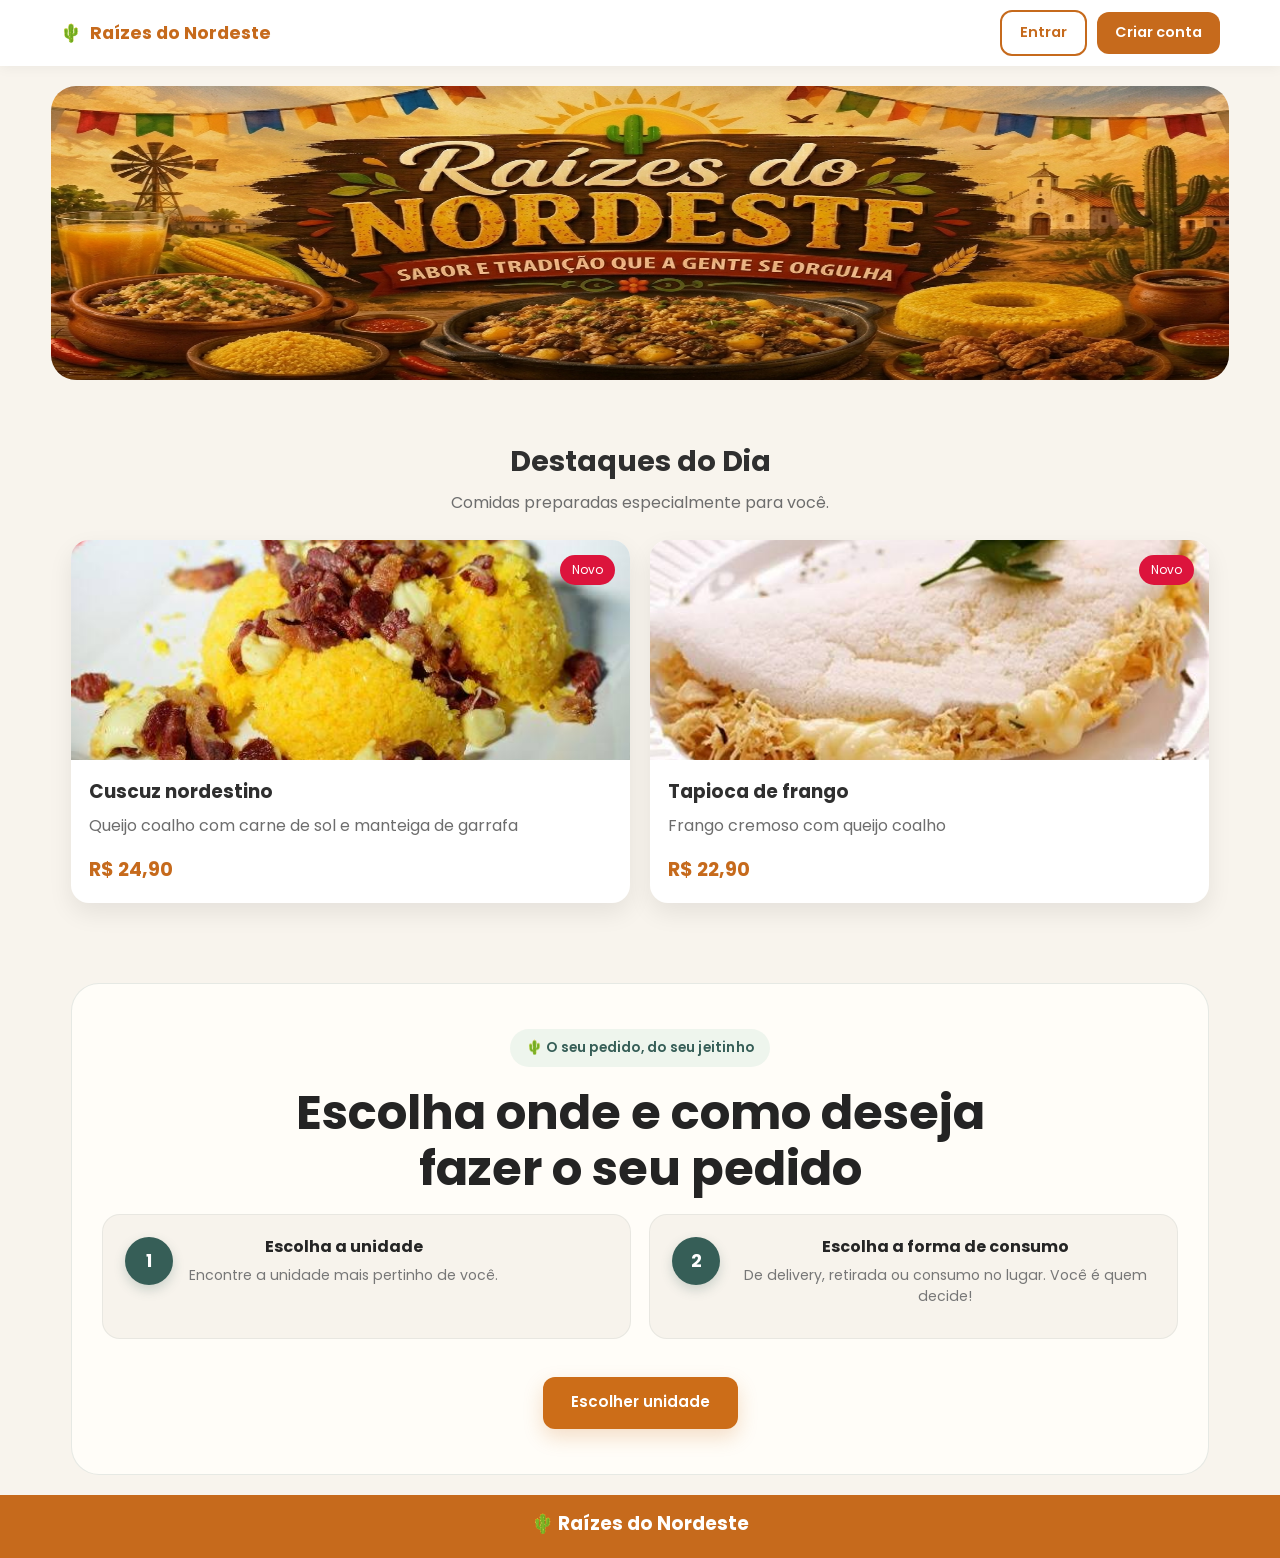
<file: index.html>
<!DOCTYPE html>
<html lang="pt-BR">

<head>
    <meta charset="UTF-8">
    <meta name="viewport" content="width=device-width, initial-scale=1.0">
    <title>Raízes do Nordeste</title>
    <link rel="preconnect" href="https://fonts.googleapis.com">
    <link rel="preconnect" href="https://fonts.gstatic.com" crossorigin>
    <link href="https://fonts.googleapis.com/css2?family=Poppins:wght@300;400;500;600;700&display=swap" rel="stylesheet">
    <link rel="stylesheet" href="css/style.css">
</head>

<body>
    <header class="header">
        <a href="index.html" class="logo-link">
            <div class="logo">
                🌵 <span>Raízes do Nordeste</span>
            </div>
        </a>

        <div class="usuario-area">
            <div id="usuarioDeslogado" class="usuario-deslogado">
                <a href="login.html" class="btn-login">Entrar</a>
                <a href="cadastro.html" class="btn-cadastro">Criar conta</a>
            </div>

            <div id="usuarioLogado" class="usuario-logado" style="display: none;">
                <button id="btnConta" class="conta-btn">
                    <div class="avatar">👤</div>

                    <div class="dados">
                        <small>Olá,</small>
                        <strong id="nomeUsuario">Cliente</strong>
                    </div>
                    <span>▼</span>
                </button>

                <div id="menuConta" class="menu-conta">
                    <a href="perfil.html">Meu Perfil</a>
                    <a href="#" id="sairConta">Sair</a>
                </div>
            </div>
        </div>
    </header>

    <main>
        <section class="hero">
            <div class="hero-content"></div>
        </section>

        <section class="promocoes">
            <div class="section-title">
                <h2>Destaques do Dia</h2>
                <p>Comidas preparadas especialmente para você.</p>
            </div>

            <div class="cards">
                <article class="promo-card">
                    <span class="badge">Novo</span>
                    <img src="assets/comidas/cuscuz.jpg" alt="Cuscuz Nordestino">
                    <h3>Cuscuz nordestino</h3>
                    <p>Queijo coalho com carne de sol e manteiga de garrafa</p>
                    <strong>R$ 24,90</strong>
                </article>

                <article class="promo-card">
                    <span class="badge">Novo</span>
                    <img src="assets/comidas/tapioca.jpg" alt="Tapioca Especial">
                    <h3>Tapioca de frango </h3>
                    <p>Frango cremoso com queijo coalho</p>
                    <strong>R$ 22,90</strong>
                </article>
            </div>
        </section>

        <section class="campanhas-home" id="campanhas-section">
            <div class="campanhas-home-titulo">
                <h2>Campanhas</h2>
            </div>

            <div class="campanhas-home-grid" id="campanhas-home-lista"></div>
        </section>

        <section class="escolha-pedido">
            <div class="escolha-pedido-conteudo">
                <span class="tag">🌵 O seu pedido, do seu jeitinho</span>
                <h2>Escolha onde e como deseja fazer o seu pedido</h2>
                <div class="etapas-pedido">
                    <div class="etapa-pedido">
                        <span>1</span>
                        <div>
                            <strong>Escolha a unidade</strong>
                            <small>Encontre a unidade mais pertinho de você.</small>
                        </div>
                    </div>

                    <div class="etapa-pedido">
                        <span>2</span>
                        <div>
                            <strong>Escolha a forma de consumo</strong>
                            <small>De delivery, retirada ou consumo no lugar. Você é quem decide!</small>
                        </div>
                    </div>
                </div>
                <a href="unidades.html" class="btn-primary">Escolher unidade</a>
            </div>
        </section>
    </main>
    <footer>
        <h3>🌵 Raízes do Nordeste</h3>
    </footer>
    <script src="js/app.js"></script>
</body>

</html>
</file>
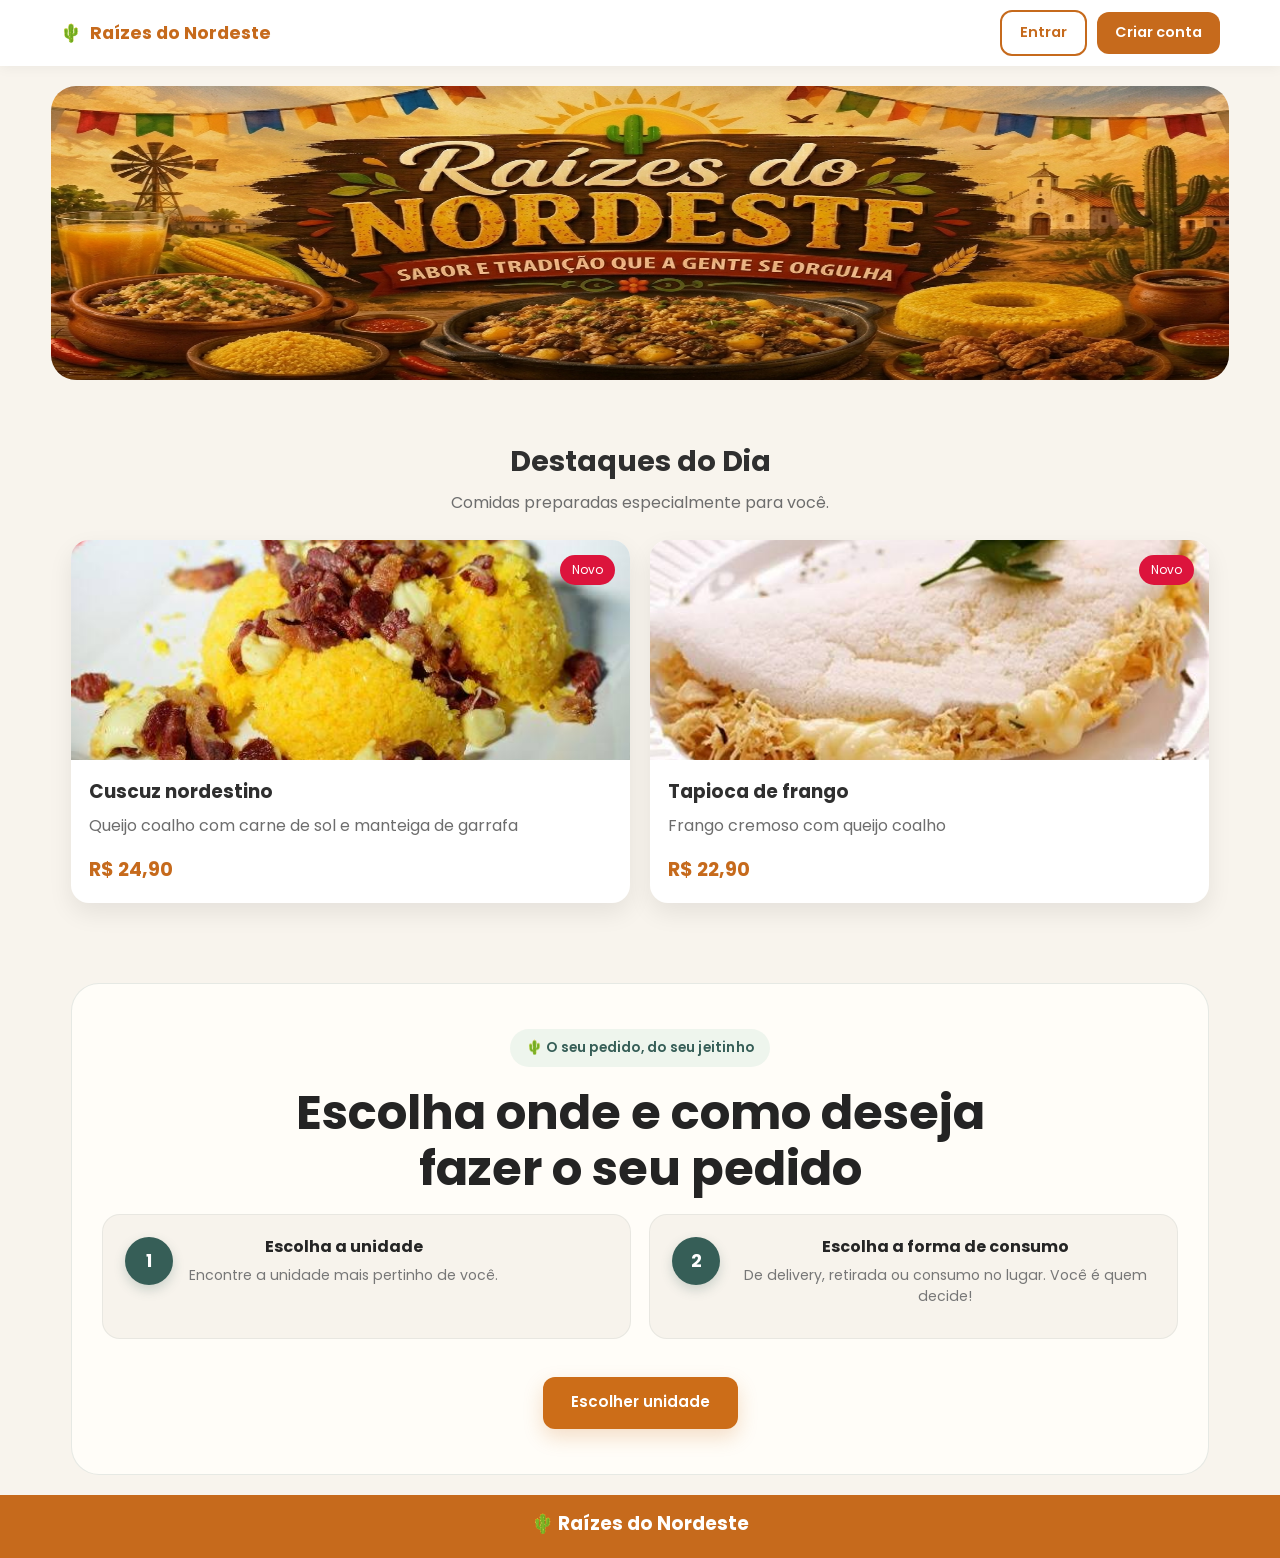
<file: acompanhamento.html>
<!DOCTYPE html>
<html lang="pt-BR">

<head>
  <meta charset="UTF-8">
  <meta name="viewport" content="width=device-width, initial-scale=1.0">
  <title>Acompanhar Pedido | Raízes do Nordeste</title>
  <link rel="preconnect" href="https://fonts.googleapis.com">
  <link rel="preconnect" href="https://fonts.gstatic.com" crossorigin>
  <link href="https://fonts.googleapis.com/css2?family=Poppins:wght@300;400;500;600;700&display=swap" rel="stylesheet">
  <link rel="stylesheet" href="css/style.css">
  <link rel="stylesheet" href="css/acompanhamento.css">
</head>

<body>
  <header class="acom-header">
    <a href="index.html">←</a>
    <div>
      <h1>Acompanhar Pedido</h1>
      <p id="numeroPedido">Pedido #000000</p>
    </div>
  </header>

  <main class="acom-container">
    <section class="status-card">
      <div class="status-icon">📦</div>

      <div>
        <h2 id="statusAtual">Recebido</h2>
        <p id="tempoEstimado">Tempo estimado: 25 minutos</p>
      </div>
    </section>

    <section class="timeline">
      <h2>Status do Pedido</h2>
      <div class="linha-tempo">
        <div class="etapa ativa" id="etapa1">
          <div class="circulo"></div>
          <span>Recebido</span>
        </div>

        <div class="etapa" id="etapa2">
          <div class="circulo"></div>
          <span>Em preparo</span>
        </div>

        <div class="etapa" id="etapa3">
          <div class="circulo"></div>
          <span>Pronto</span>
        </div>

        <div class="etapa" id="etapa4">
          <div class="circulo"></div>
          <span>Finalizado</span>
        </div>
      </div>
    </section>

    <section class="resumo-pedido">
      <h2>Resumo do Pedido</h2>
      <div id="listaItens"></div>
    </section>

    <section class="informacoes">
      <h2>Informações</h2>
      <div class="info-item">
        <span>Forma de consumo</span>
        <strong id="tipoConsumo"></strong>
      </div>

      <div class="info-item">
        <span>Pagamento</span>
        <strong id="formaPagamento"></strong>
      </div>

      <div class="info-item">
        <span>Total</span>
        <strong id="valorPedido"></strong>
      </div>
    </section>

    <section class="avaliacao" id="avaliacao" style="display:none;">
      <h2>Como foi a sua experiência?</h2>
      <div class="estrelas">
        <button data-nota="1">⭐</button>
        <button data-nota="2">⭐</button>
        <button data-nota="3">⭐</button>
        <button data-nota="4">⭐</button>
        <button data-nota="5">⭐</button>
      </div>

      <textarea id="comentario" placeholder="Conte para a gente como foi o seu atendimento..."></textarea>

      <button id="enviarAvaliacao" class="btn-primary">
        Enviar
      </button>
    </section>
  </main>

  <script src="js/acompanhamento.js"></script>

</body>

</html>
</file>
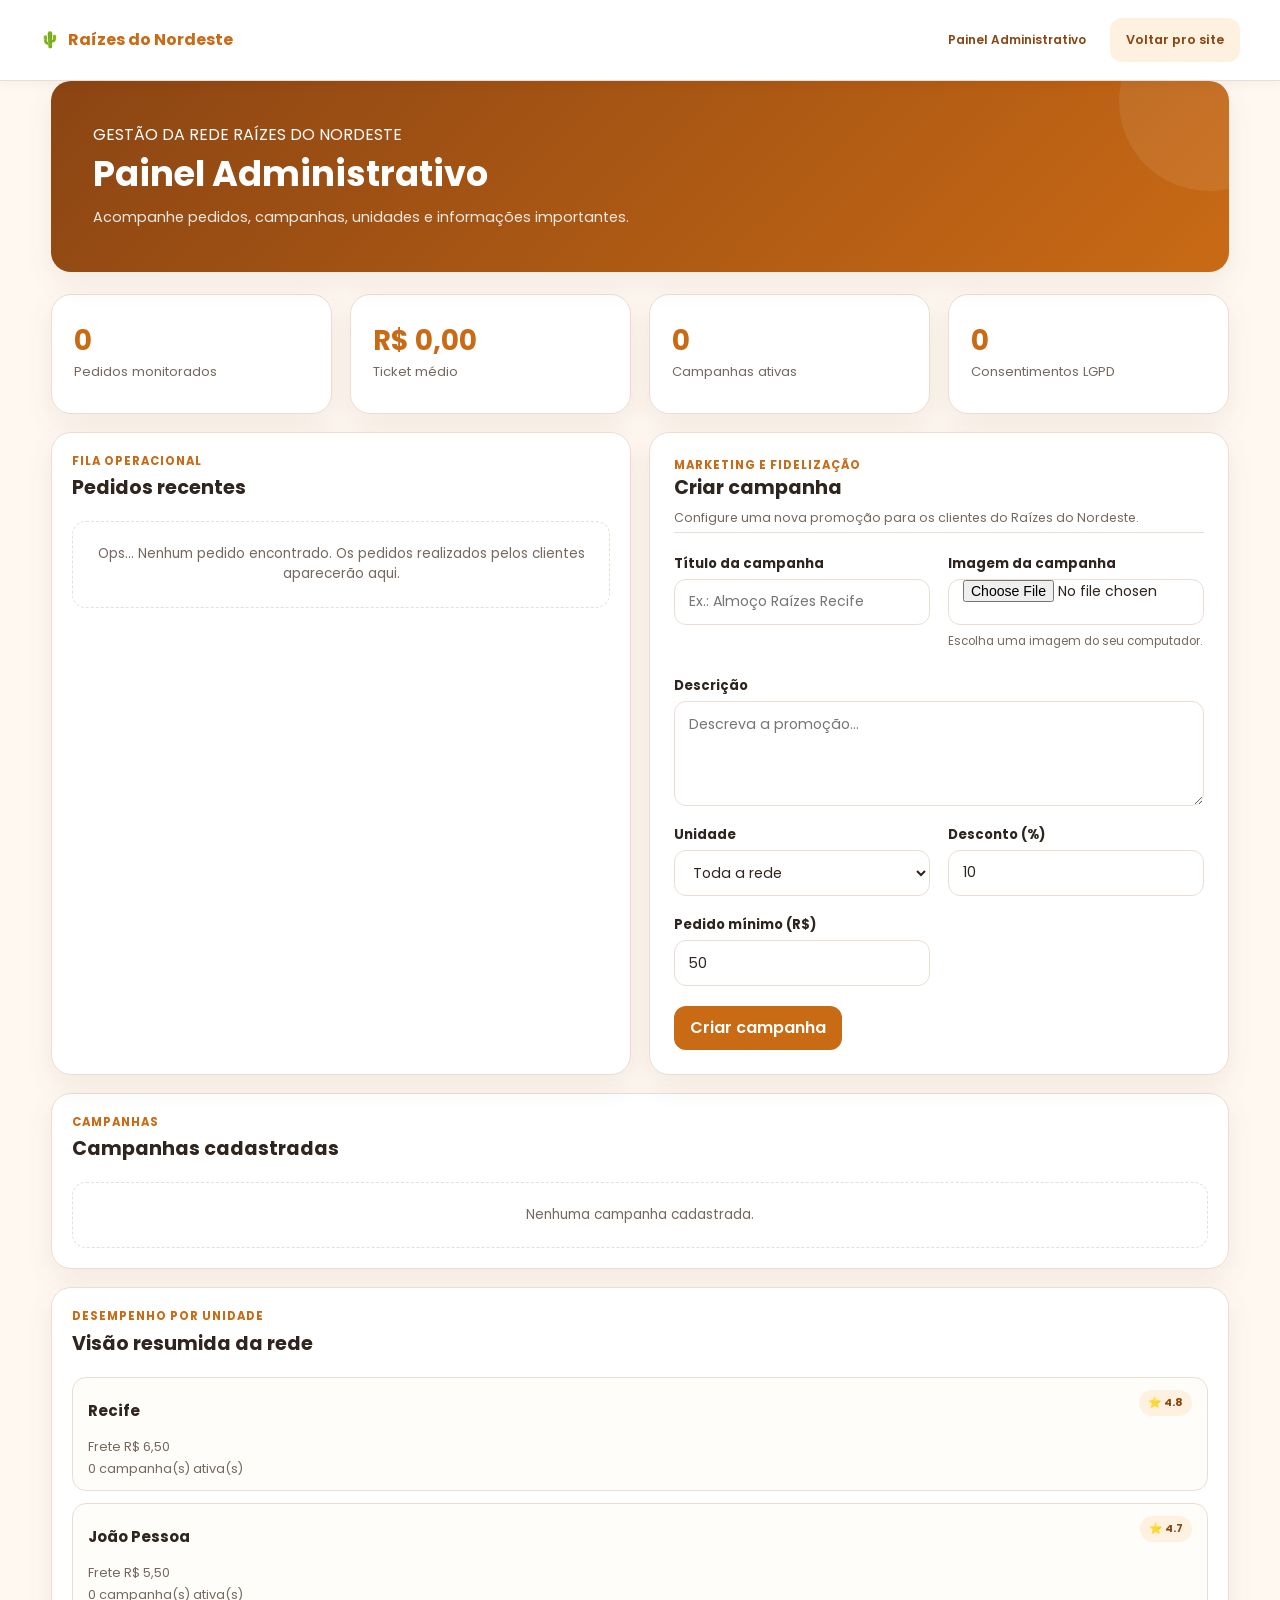
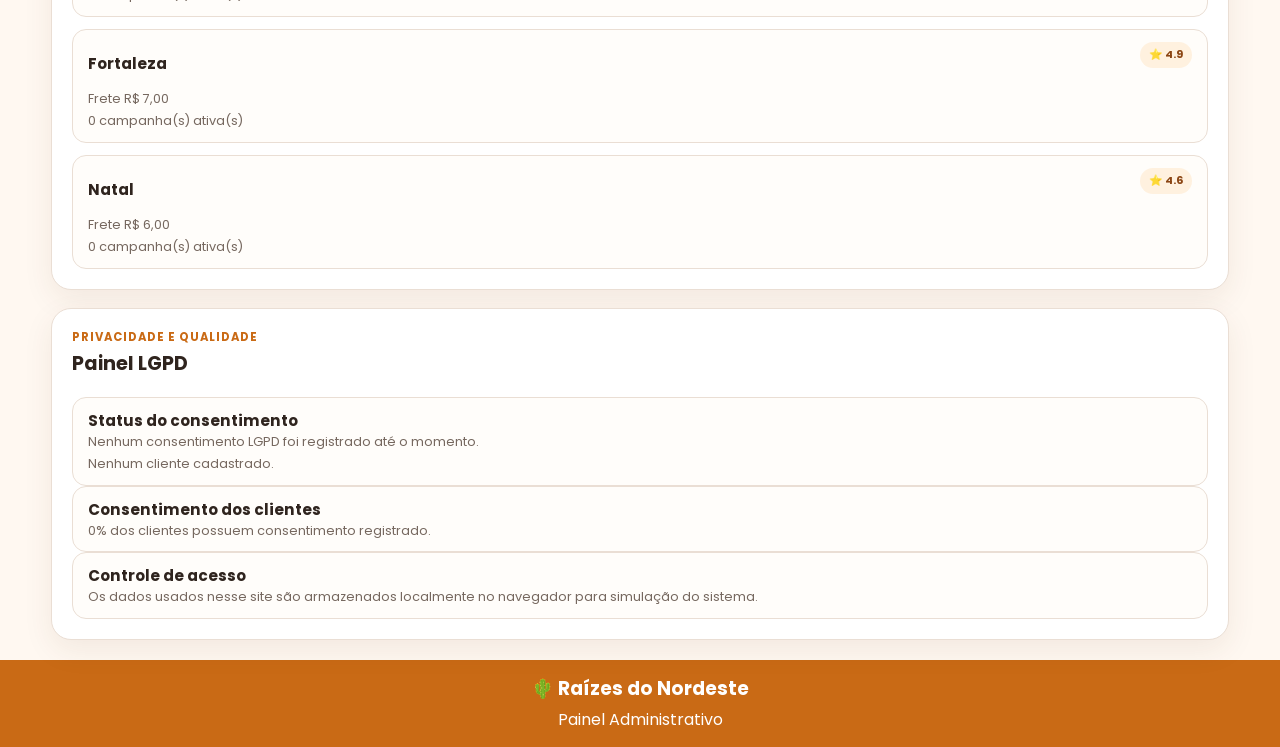
<file: admin.html>
<!DOCTYPE html>
<html lang="pt-BR">

<head>
  <meta charset="UTF-8">
  <meta name="viewport" content="width=device-width, initial-scale=1.0">
  <title>Painel Administrativo | Raízes do Nordeste</title>
  <link rel="preconnect" href="https://fonts.googleapis.com">
  <link rel="preconnect" href="https://fonts.gstatic.com" crossorigin>
  <link href="https://fonts.googleapis.com/css2?family=Poppins:wght@300;400;500;600;700&display=swap" rel="stylesheet">
  <link rel="stylesheet" href="css/style.css">
  <link rel="stylesheet" href="css/admin.css">
</head>

<body>
  <header class="header admin-header">
    <a href="index.html" class="admin-logo">
      🌵 <span>Raízes do Nordeste</span>
    </a>

    <div class="admin-header-actions">
      <span class="admin-badge">Painel Administrativo</span>

      <a href="index.html" class="button button-secondary">
        Voltar pro site
      </a>
    </div>
  </header>

  <main class="admin-main">
    <section class="admin-hero">
      <div>
        <span class="admin-kicker">
          GESTÃO DA REDE RAÍZES DO NORDESTE
        </span>

        <h1>
          Painel Administrativo
        </h1>

        <p>
          Acompanhe pedidos, campanhas, unidades e informações importantes.
        </p>
      </div>
    </section>

    <section id="admin-stats" class="grid grid-four"></section>

    <section class="grid grid-two">
      <article id="admin-orders" class="panel"></article>
      <form id="campaign-form" class="panel form-grid">
        <div class="form-heading">
          <p class="eyebrow">
            Marketing e fidelização
          </p>

          <h2 id="campaign-form-title">
            Criar campanha
          </h2>

          <p>
            Configure uma nova promoção para os clientes
            do Raízes do Nordeste.
          </p>
        </div>

        <div class="form-group campo-titulo">
          <label for="campaign-title">
            Título da campanha
          </label>
          <input type="text" id="campaign-title" name="title" placeholder="Ex.: Almoço Raízes Recife" required>
        </div>

        <div class="form-group campo-imagem">
          <label for="campaign-image">
            Imagem da campanha
          </label>

          <input type="file" id="campaign-image" name="imageFile" accept="image/*">
          <input type="hidden" id="campaign-image-value" name="image">

          <small>Escolha uma imagem do seu computador.</small>

          <div id="campaignImagePreview" class="campaign-image-preview-form"></div>
        </div>

        <div class="form-group campo-descricao">
          <label for="campaign-description">
            Descrição
          </label>

          <textarea id="campaign-description" name="description" placeholder="Descreva a promoção..." required></textarea>
        </div>

        <div class="form-group campo-unidade">
          <label for="campaign-unit">
            Unidade
          </label>

          <select id="campaign-unit" name="unitId">
            <option value="all">
              Toda a rede
            </option>
          </select>
        </div>

        <div class="form-group campo-desconto">
          <label for="campaign-discount">
            Desconto (%)
          </label>
          <input type="number" id="campaign-discount" name="discountRate" min="0" max="100" step="1" value="10" required>
        </div>

        <div class="form-group campo-minimo">
          <label for="campaign-minimum">
            Pedido mínimo (R$)
          </label>
          <input type="number" id="campaign-minimum" name="minimumOrder" min="0" step="0.01" value="50" required>
        </div>

        <div class="campo-botao">
          <button type="submit" id="campaignSubmit" class="button button-primary">
            Criar campanha
          </button>

          <button type="button" id="campaignCancel" class="button button-secondary" style="display: none;">
            Cancelar
          </button>
        </div>
      </form>
    </section>

    <section id="campaign-list" class="panel campaign-list-panel"></section>

    <section class="admin-column">
      <aside id="admin-units" class="panel"></aside>
      <article id="privacy-panel" class="panel"></article>
    </section>
  </main>
  <footer>
    <h3>
      🌵 Raízes do Nordeste
    </h3>

    <p>
      Painel Administrativo
    </p>

  </footer>

  <script src="js/mockData.js"></script>
  <script src="js/app.js"></script>
  <script src="js/admin.js"></script>
</body>

</html>
</file>
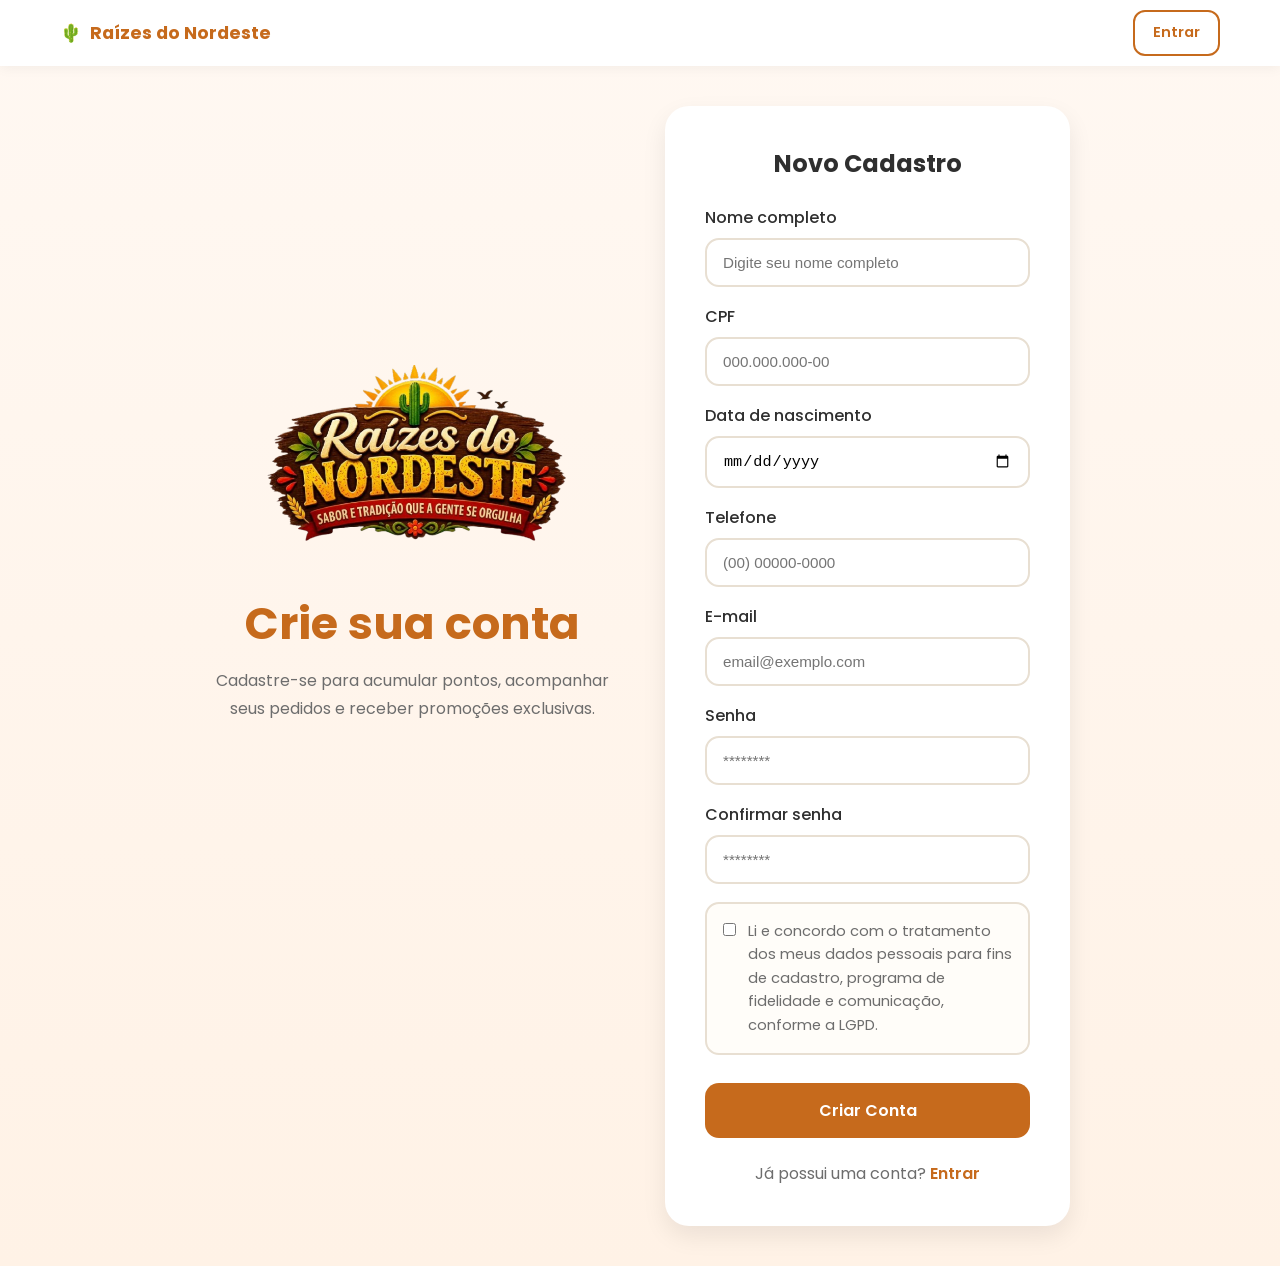
<file: cadastro.html>
<!DOCTYPE html>
<html lang="pt-BR">

<head>
  <meta charset="UTF-8">
  <meta name="viewport" content="width=device-width, initial-scale=1.0">
  <title>Criar Conta | Raízes do Nordeste</title>
  <link rel="preconnect" href="https://fonts.googleapis.com">
  <link rel="preconnect" href="https://fonts.gstatic.com" crossorigin>
  <link href="https://fonts.googleapis.com/css2?family=Poppins:wght@300;400;500;600;700&display=swap" rel="stylesheet">
  <link rel="stylesheet" href="css/style.css">
  <link rel="stylesheet" href="css/cadastro.css">
</head>

<body>
  <header class="header">
    <a href="index.html" class="logo-link">
      <div class="logo">
        🌵 <span>Raízes do Nordeste</span>
      </div>
    </a>

    <div class="usuario-area">
      <div class="usuario-deslogado">
        <a href="login.html" class="btn-login">Entrar</a>
      </div>
    </div>
  </header>

  <div class="cadastro-container">
    <div class="cadastro-banner">
      <img src="assets/logo.jpg" alt="Raízes do Nordeste">
      <h1>Crie sua conta</h1>
      <p>
        Cadastre-se para acumular pontos, acompanhar seus pedidos e receber promoções exclusivas.
      </p>
    </div>

    <div class="cadastro-card">
      <h2>Novo Cadastro</h2>
      <form id="formCadastro">
        <div class="form-group">
          <label for="nome">Nome completo</label>
          <input type="text" id="nome" placeholder="Digite seu nome completo" required>
        </div>

        <div class="form-group">
          <label for="cpf">CPF</label>
          <input type="text" id="cpf" maxlength="14" placeholder="000.000.000-00" required>
        </div>

        <div class="form-group">
          <label for="nascimento">Data de nascimento</label>
          <input type="date" id="nascimento" required>
        </div>

        <div class="form-group">
          <label for="telefone">Telefone</label>
          <input type="tel" id="telefone" maxlength="15" placeholder="(00) 00000-0000" required>
        </div>

        <div class="form-group">
          <label for="email">E-mail</label>
          <input type="email" id="email" placeholder="email@exemplo.com" required>
        </div>

        <div class="form-group">
          <label for="senha">Senha</label>
          <input type="password" id="senha" placeholder="********" required>
        </div>

        <div class="form-group">
          <label for="confirmarSenha">Confirmar senha</label>
          <input type="password" id="confirmarSenha" placeholder="********" required>
        </div>

        <label class="lgpd">
          <input type="checkbox" id="aceiteLgpd" required>
          <span>
            Li e concordo com o tratamento dos meus dados pessoais para fins de cadastro, programa de fidelidade e comunicação, conforme a LGPD.
          </span>
        </label>

        <button type="submit" class="btn-primary">
          Criar Conta
        </button>
      </form>
      <p class="login-link">
        Já possui uma conta?
        <a href="login.html">Entrar</a>
      </p>
    </div>
  </div>

  <script src="js/cadastro.js"></script>
</body>

</html>
</file>
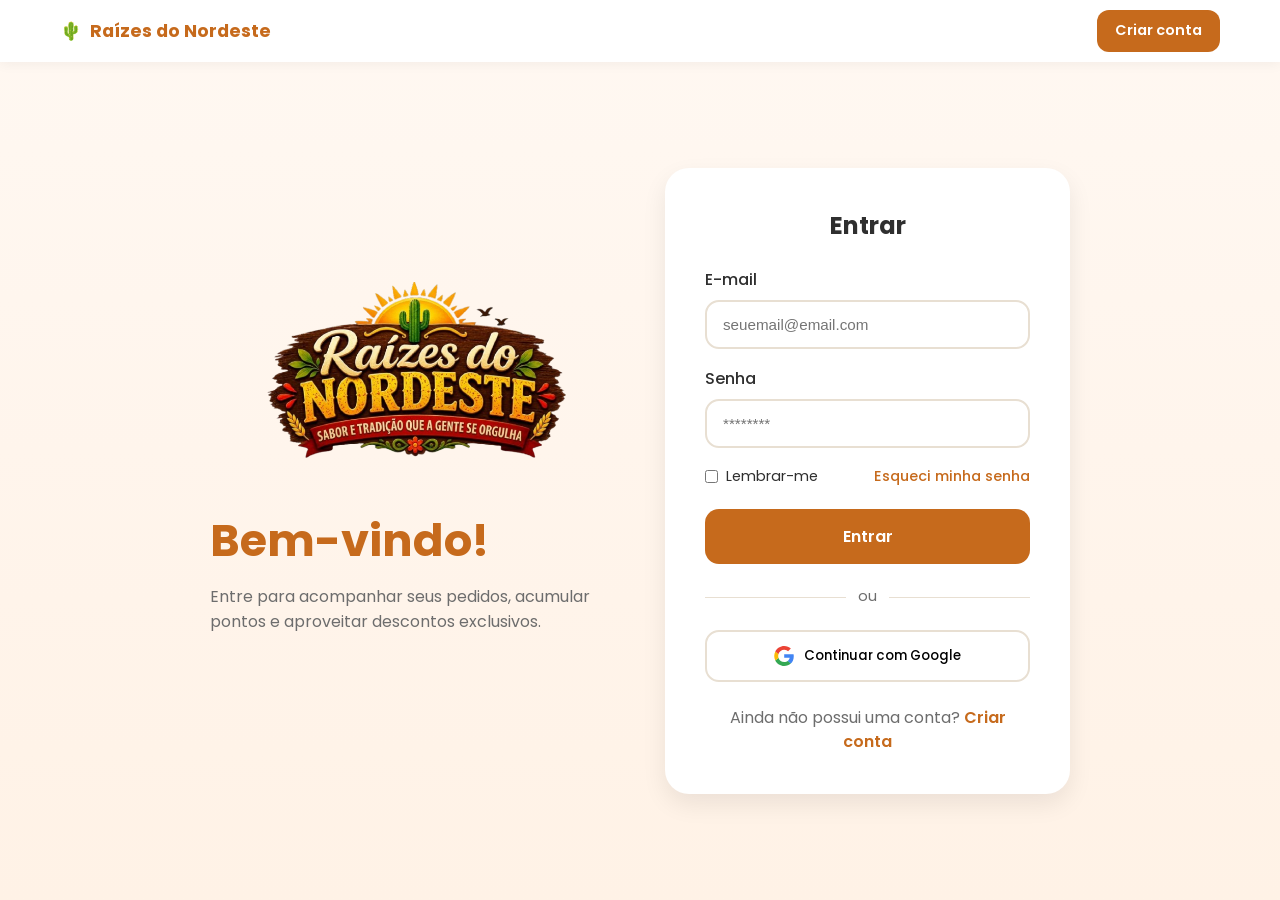
<file: login.html>
<!DOCTYPE html>
<html lang="pt-BR">

<head>
  <meta charset="UTF-8">
  <meta name="viewport" content="width=device-width, initial-scale=1.0">
  <title>Entrar | Raízes do Nordeste</title>
  <link rel="preconnect" href="https://fonts.googleapis.com">
  <link rel="preconnect" href="https://fonts.gstatic.com" crossorigin>
  <link href="https://fonts.googleapis.com/css2?family=Poppins:wght@300;400;500;600;700&display=swap" rel="stylesheet">
  <link rel="stylesheet" href="css/style.css">
  <link rel="stylesheet" href="css/login.css">
</head>

<body>
  <header class="header">
    <a href="index.html" class="logo-link">
      <div class="logo">
        🌵 <span>Raízes do Nordeste</span>
      </div>
    </a>

    <div class="usuario-area">
      <div class="usuario-deslogado">
        <a href="cadastro.html" class="btn-cadastro">Criar conta</a>
      </div>
    </div>
  </header>

  <div class="login-container">
    <div class="login-banner">
      <img src="assets/logo.jpg" alt="Raízes do Nordeste">
      <h1>Bem-vindo!</h1>
      <p>Entre para acompanhar seus pedidos, acumular pontos e aproveitar descontos exclusivos.</p>
    </div>

    <div class="login-card">
      <h2>Entrar</h2>
      <form id="formLogin">
        <div class="form-group">
          <label for="email">E-mail</label>
          <input type="email" id="email" placeholder="seuemail@email.com" required>
        </div>

        <div class="form-group">
          <label for="senha">Senha</label>
          <input type="password" id="senha" placeholder="********" required>
        </div>

        <div class="login-opcoes">
          <label class="lembrar">
            <input type="checkbox" id="lembrar">
            Lembrar-me
          </label>
          <a href="#">Esqueci minha senha</a>
        </div>

        <button type="submit" class="btn-primary">
          Entrar
        </button>
      </form>

      <div class="login-divisor">
        <span>ou</span>
      </div>

      <button class="btn-google">
        <img src="assets/icons/google.svg" alt="Google">
        Continuar com Google
      </button>

      <p class="cadastro-link">
        Ainda não possui uma conta?
        <a href="cadastro.html">Criar conta</a>
      </p>
    </div>
  </div>
  <script src="js/login.js"></script>
</body>

</html>
</file>
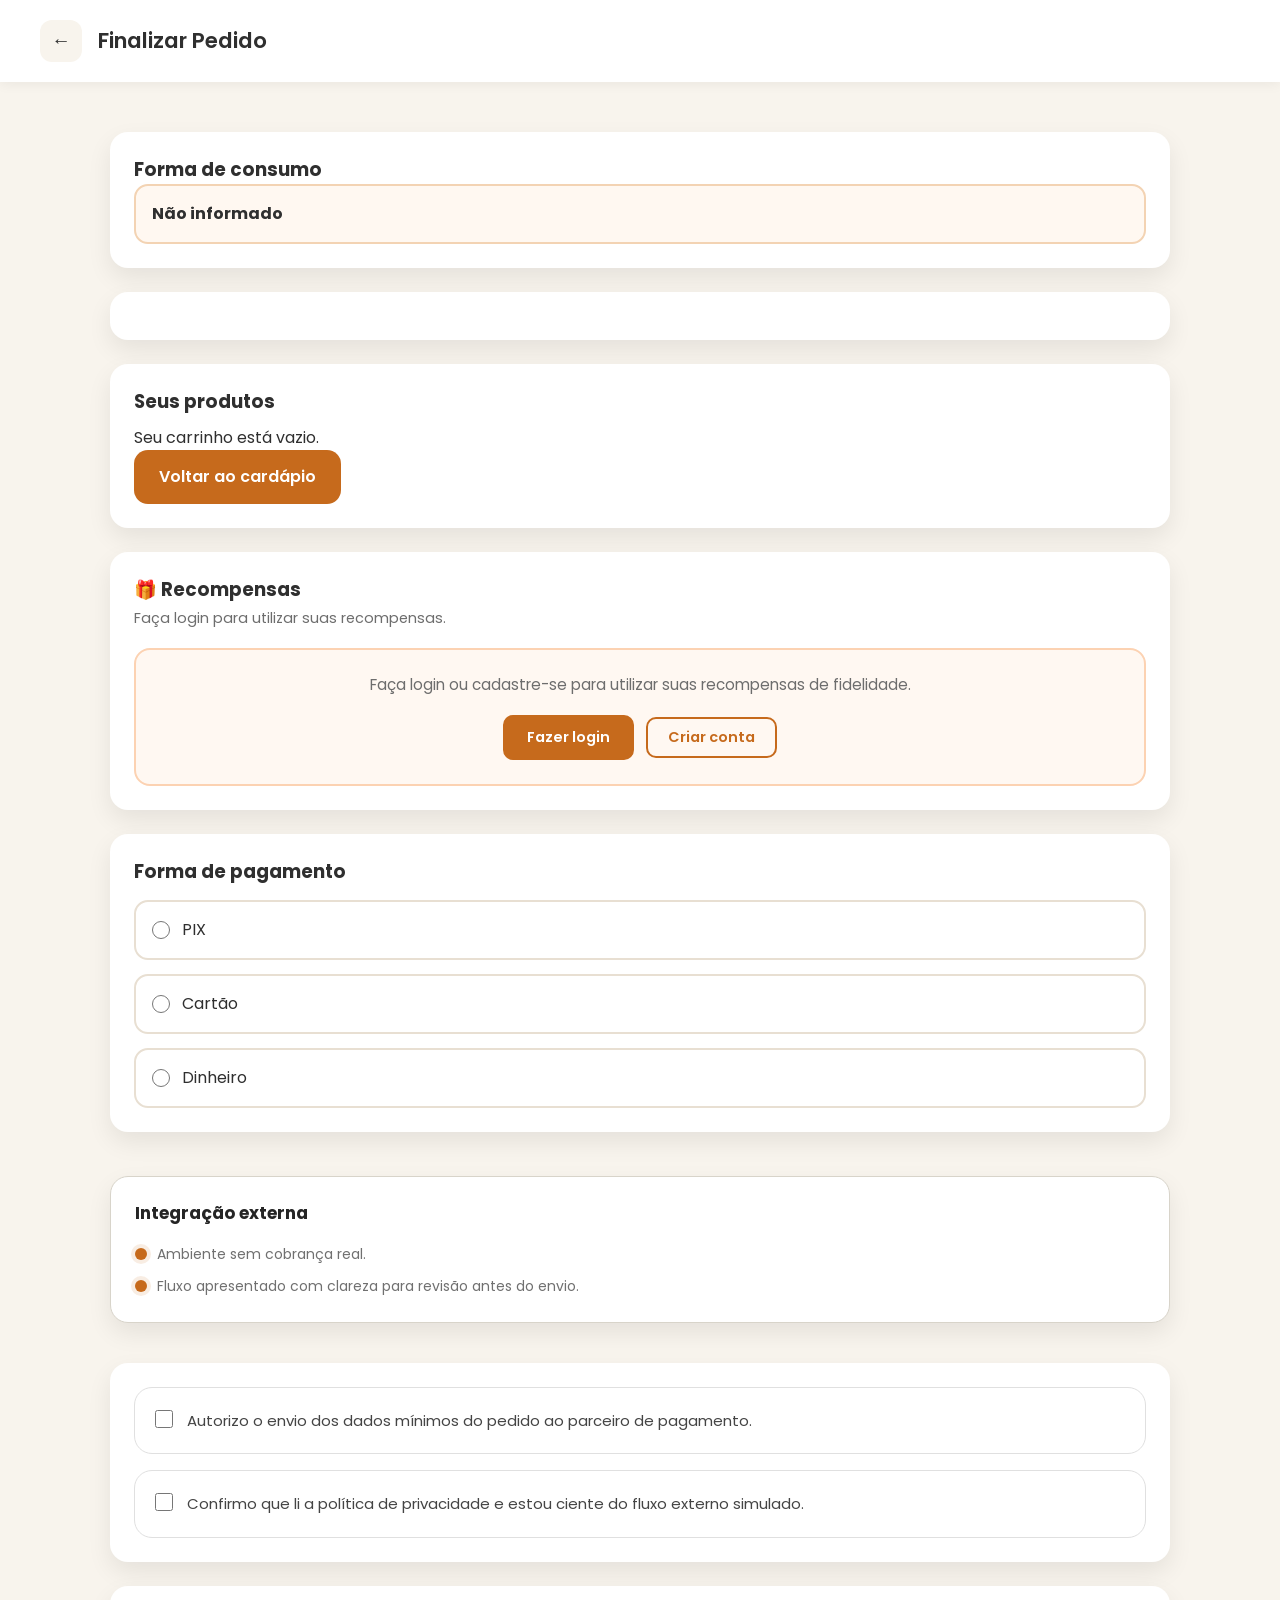
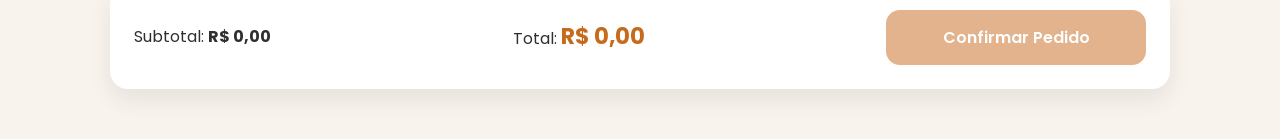
<file: pedido.html>
<!DOCTYPE html>
<html lang="pt-BR">

<head>
  <meta charset="UTF-8">
  <meta name="viewport" content="width=device-width, initial-scale=1.0">

  <title>Finalizar Pedido | Raízes do Nordeste</title>

  <link rel="preconnect" href="https://fonts.googleapis.com">
  <link rel="preconnect" href="https://fonts.gstatic.com" crossorigin>
  <link href="https://fonts.googleapis.com/css2?family=Poppins:wght@300;400;500;600;700&display=swap" rel="stylesheet">

  <link rel="stylesheet" href="css/style.css">
  <link rel="stylesheet" href="css/pedido.css">
</head>

<body>

  <header class="pedido-header">
    <a href="cardapio.html">←</a>
    <h1>Finalizar Pedido</h1>
  </header>

  <main class="pedido-container">

    <section class="tipo-entrega">
      <h2>Forma de consumo</h2>
      <div id="resumoTipo"></div>
    </section>

    <section id="dadosConsumo" class="dados"></section>

    <section class="resumo">
      <h3>Seus produtos</h3>
      <div id="listaPedido"></div>
    </section>

    <section class="recompensas-pedido">
      <div class="recompensas-titulo">
        <div>
          <h2>🎁 Recompensas</h2>
          <p id="resumoFidelidade">Carregando seus pontos...</p>

          <p id="pontosGanharDestePedido" style="margin-top: 6px; font-weight: 600; color: var(--primary);">
            ⭐ Você ganhará 0 pontos com este pedido!
          </p>
        </div>
      </div>

      <div id="listaRecompensas"></div>
    </section>

    <section class="pagamento">
      <h2>Forma de pagamento</h2>

      <label>
        <input type="radio" name="pagamento" value="pix">
        PIX
      </label>

      <label>
        <input type="radio" name="pagamento" value="cartao">
        Cartão
      </label>

      <label>
        <input type="radio" name="pagamento" value="dinheiro">
        Dinheiro
      </label>
    </section>

    <section class="integracao-pagamento">
      <div class="integracao-conteudo">
        <h3>Integração externa</h3>

        <div class="integracao-info">
          <div class="integracao-item">
            <span class="integracao-bolinha"></span>
            <span>Ambiente sem cobrança real.</span>
          </div>

          <div class="integracao-item">
            <span class="integracao-bolinha"></span>
            <span>Fluxo apresentado com clareza para revisão antes do envio.</span>
          </div>
        </div>
      </div>
    </section>

    <section class="autorizacoes-pagamento">
      <label class="checkbox-pagamento">
        <input type="checkbox" id="autorizaEnvioPagamento">
        <span>
          Autorizo o envio dos dados mínimos do pedido ao parceiro de pagamento.
        </span>
      </label>

      <label class="checkbox-pagamento">
        <input type="checkbox" id="confirmaPrivacidadePagamento">
        <span>
          Confirmo que li a política de privacidade e estou ciente do fluxo externo simulado.
        </span>
      </label>
    </section>

    <section class="total">
      <div>
        <span>Total:</span>
        <strong id="valorTotal">R$ 0,00</strong>
      </div>

      <button id="finalizarPedido" class="btn-primary">
        Confirmar Pedido
      </button>
    </section>
  </main>

  <div id="pagamentoModal" class="modal-pagamento">
    <div class="pagamento-box">
      <h2>Processando pagamento</h2>
      <div class="loader"></div>
      <p id="statusPagamento">Enviando o pagamento para serviço externo...</p>
    </div>
  </div>
  <script src="js/servicoPagamento.js"></script>
  <script src="js/pedido.js"></script>
</body>

</html>
</file>
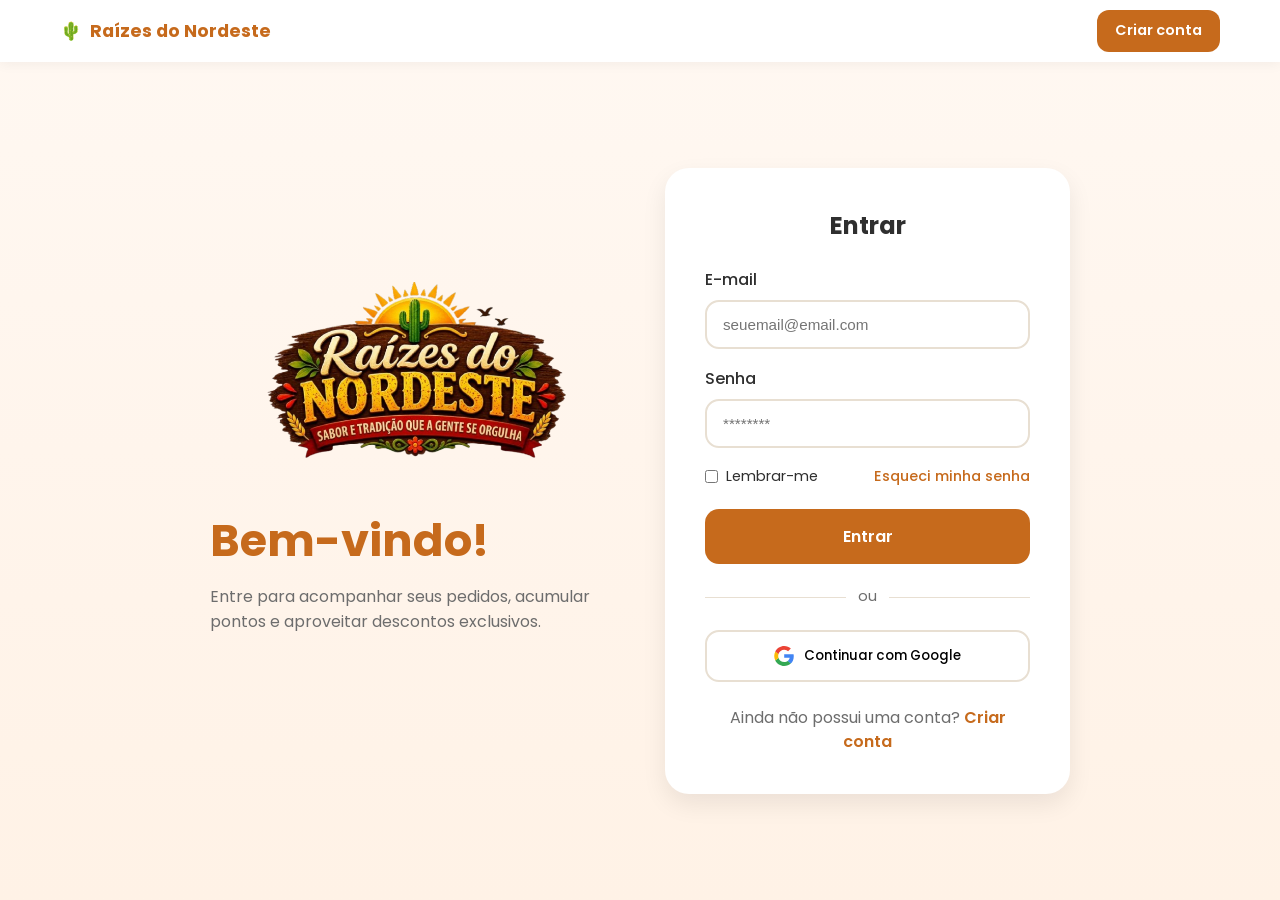
<file: perfil.html>
<!DOCTYPE html>
<html lang="pt-BR">

<head>
  <meta charset="UTF-8">
  <meta name="viewport" content="width=device-width, initial-scale=1.0">
  <title>Meu Perfil | Raízes do Nordeste</title>
  <link rel="preconnect" href="https://fonts.googleapis.com">
  <link rel="preconnect" href="https://fonts.gstatic.com" crossorigin>
  <link href="https://fonts.googleapis.com/css2?family=Poppins:wght@300;400;500;600;700&display=swap" rel="stylesheet">
  <link rel="stylesheet" href="css/style.css">
  <link rel="stylesheet" href="css/perfil.css">
</head>

<body>
  <header class="perfil-header">
    <a href="index.html" class="voltar">←</a>
    <h1>Meu Perfil</h1>
    <button id="logoutBtn" class="btn-sair">
      Sair
    </button>
  </header>

  <main class="perfil-container">
    <section class="perfil-topo">
      <div class="avatar-container">
        <div class="avatar" id="avatarUsuario">
          👤
        </div>

        <button id="trocarFoto" class="btn-secundario">
          Alterar foto
        </button>
      </div>

      <div class="usuario-info">
        <h2 id="perfilNome">
          Usuário
        </h2>

        <p id="perfilEmail">
          email@email.com
        </p>

        <span class="nivel-fidelidade" id="nivelFidelidade">
          🌱 Cliente Raiz
        </span>
      </div>
    </section>

    <section class="card-perfil">
      <div class="titulo-card">
        <h2>Dados Pessoais</h2>

        <button id="editarPerfil" class="btn-secundario">
          Editar
        </button>
      </div>

      <form id="formPerfil">
        <div class="form-group">
          <label for="nome">Nome</label>
          <input type="text" id="nome" disabled>
        </div>

        <div class="form-group">
          <label for="cpf">CPF</label>
          <input type="text" id="cpf" disabled>
        </div>

        <div class="form-group">
          <label for="nascimento">Data de nascimento</label>
          <input type="date" id="nascimento" disabled>
        </div>

        <div class="form-group">
          <label for="telefone">Telefone</label>
          <input type="tel" id="telefone" disabled>
        </div>

        <div class="form-group">
          <label for="email">E-mail</label>
          <input type="email" id="email" disabled>
        </div>

        <button type="submit" id="salvarPerfil" class="btn-primary" style="display: none;">
          Salvar Alterações
        </button>
      </form>
    </section>

    <section class="card-perfil">
      <div class="titulo-card">
        <h2>Programa de Fidelidade</h2>
      </div>

      <div class="fidelidade">
        <div class="pontos">
          <strong id="totalPontos">
            0
          </strong>

          <span>
            Pontos
          </span>
        </div>

        <div class="niveis-fidelidade">
          <h3>✨ Níveis de fidelidade</h3>

          <div class="niveis-grid">

            <div class="nivel-card nivel-atual">
              <div class="nivel-icone">🌱</div>
              <div class="nivel-info">
                <strong>Cliente Raiz</strong>
                <span>0 a 499 pontos</span>
                <small>Recompensas básicas</small>
              </div>
            </div>

            <div class="nivel-card">
              <div class="nivel-icone">🌵</div>
              <div class="nivel-info">
                <strong>Cliente Cacto</strong>
                <span>500 a 999 pontos</span>
                <small>Recompensas melhores</small>
              </div>
            </div>

            <div class="nivel-card">
              <div class="nivel-icone">🔥</div>
              <div class="nivel-info">
                <strong>Cliente Sertão</strong>
                <span>1.000 a 1.999 pontos</span>
                <small>Benefícios exclusivos</small>
              </div>
            </div>

            <div class="nivel-card">
              <div class="nivel-icone">👑</div>
              <div class="nivel-info">
                <strong>Cliente Mestre do Nordeste</strong>
                <span>2.000+ pontos</span>
                <small>Recompensas especiais</small>
              </div>
            </div>
          </div>
        </div>

        <div class="nivel-detalhes">
          <strong id="nomeNivelCompleto">
            🌱 Cliente Raiz
          </strong>

          <span id="beneficioNivel">
            Recompensas básicas
          </span>
        </div>

        <div class="barra">
          <div class="progresso" id="barraPontos"></div>
        </div>

        <p id="textoNivel">
          Faltam 500 pontos para subir de nível.
        </p>

        <div class="recompensas-perfil">
          <h3>🎁 Suas recompensas</h3>
          <div id="listaRecompensasPerfil"></div>
        </div>
      </div>
    </section>

    <section class="card-perfil">
      <div class="titulo-card">
        <h2>Histórico de Pedidos</h2>
      </div>

      <div id="historicoPedidos"></div>
    </section>

    <section class="card-perfil">
      <div class="titulo-card">
        <h2>Privacidade (LGPD)</h2>
      </div>

      <div class="privacidade">
        <label>
          <input type="checkbox" id="receberPromocoes">
          Receber promoções e ofertas via e-mail
        </label>

        <label>
          <input type="checkbox" id="receberNotificacoes">
          Receber notificações via e-mail
        </label>

        <div class="lgpd-info">
          <strong>
            Consentimento LGPD
          </strong>

          <p id="dataLGPD">
            --
          </p>
        </div>

        <button id="exportarDados" class="btn-secundario">
          Exportar meus dados
        </button>

        <button type="button" id="btnExcluirDados" class="btn-danger">
          Excluir minha conta e dados
        </button>
      </div>
    </section>
  </main>

  <script src="js/perfil.js"></script>
</body>

</html>
</file>
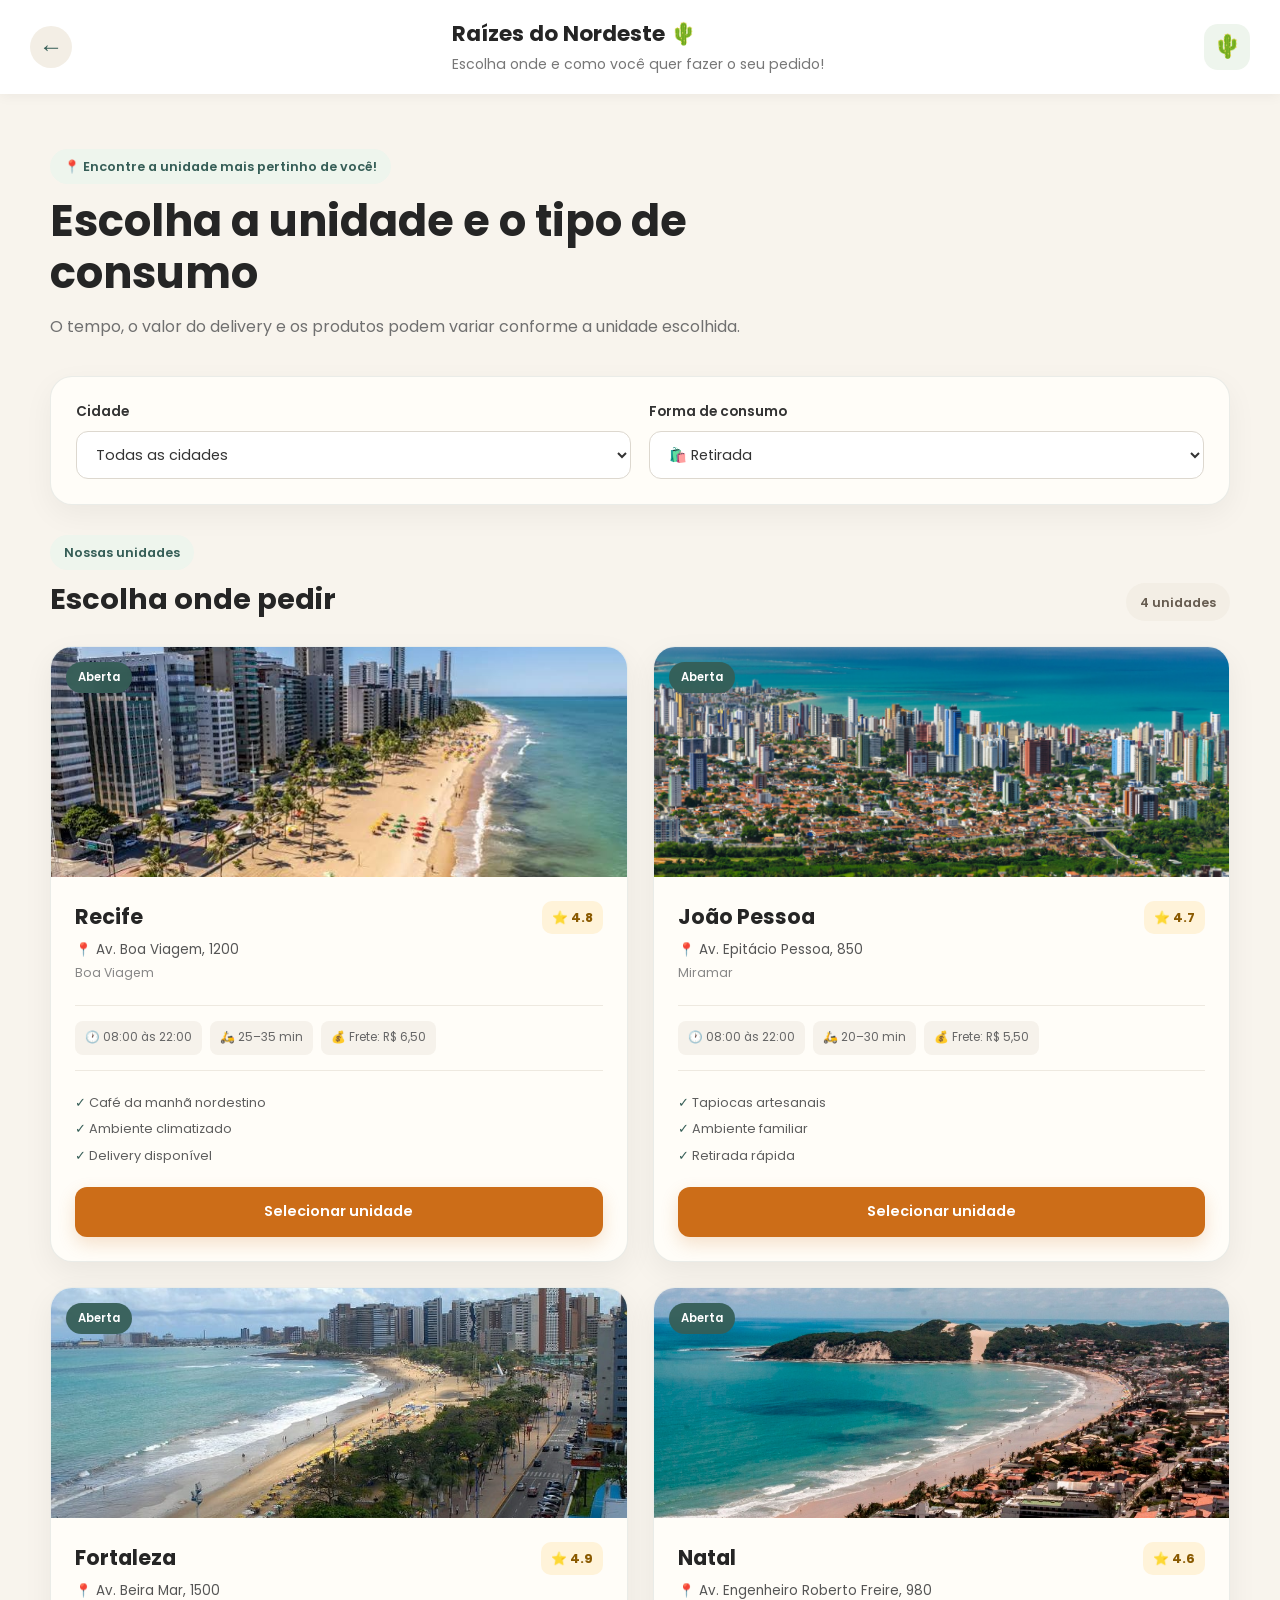
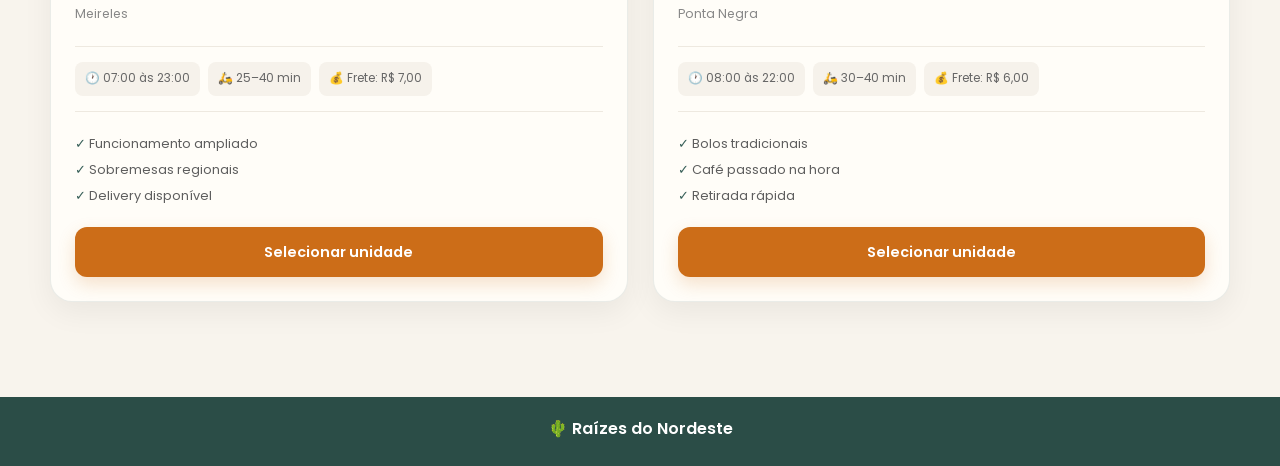
<file: unidades.html>
<!DOCTYPE html>
<html lang="pt-BR">

<head>
  <meta charset="UTF-8">
  <meta name="viewport" content="width=device-width, initial-scale=1.0">
  <meta name="description" content="Escolha a unidade e a forma de consumo do Raízes do Nordeste.">
  <meta name="theme-color" content="#365e57">
  <title>Escolha sua unidade | Raízes do Nordeste</title>
  <link rel="preconnect" href="https://fonts.googleapis.com">
  <link rel="preconnect" href="https://fonts.gstatic.com" crossorigin>
  <link href="https://fonts.googleapis.com/css2?family=Poppins:wght@300;400;500;600;700&display=swap" rel="stylesheet">
  <link rel="stylesheet" href="css/style.css">
  <link rel="stylesheet" href="css/unidades.css">
</head>

<body>
  <header class="unidades-header">
    <a href="index.html" class="voltar-unidades">←</a>
    <div>
      <h1>Raízes do Nordeste 🌵</h1>
      <p>Escolha onde e como você quer fazer o seu pedido!</p>
    </div>

    <div class="unidades-logo">
      🌵
    </div>
  </header>

  <main class="unidades-container">
    <section class="unidades-intro">
      <span class="unidades-tag">📍 Encontre a unidade mais pertinho de você!</span>

      <h2>
        Escolha a unidade e o tipo de consumo
      </h2>

      <p>
        O tempo, o valor do delivery e os produtos podem variar conforme a unidade escolhida.
      </p>
    </section>

    <section class="unidades-filtros">

      <div class="filtro-grupo">
        <label for="filtroCidade">
          Cidade
        </label>

        <select id="filtroCidade">
          <option value="todas">
            Todas as cidades
          </option>
        </select>
      </div>

      <div class="filtro-grupo">
        <label for="filtroConsumo">
          Forma de consumo
        </label>

        <select id="filtroConsumo">
          <option value="retirada">
            🛍️ Retirada
          </option>

          <option value="delivery">
            🛵 Delivery
          </option>

          <option value="local">
            🍽️ Consumo no local
          </option>
        </select>
      </div>
    </section>

    <section>
      <div class="titulo-unidades">
        <div>
          <span class="unidades-tag">
            Nossas unidades
          </span>

          <h2>
            Escolha onde pedir
          </h2>
        </div>

        <span id="contadorUnidades">
          0 unidades
        </span>
      </div>

      <div id="listaUnidades" class="lista-unidades"></div>
    </section>
  </main>

  <footer class="unidades-footer">
    <p>
      🌵 Raízes do Nordeste
    </p>
  </footer>

  <script src="js/mockData.js"></script>
  <script src="js/unidades.js"></script>

</body>

</html>
</file>
<file: css/style.css>
:root {
  --primary: #c66a1c;
  --primary-dark: #9f4f11;
  --secondary: #3f7d3b;
  --background: #f8f4ed;
  --white: #ffffff;
  --text: #2f2f2f;
  --text-light: #6d6d6d;
  --border: #e8dfd2;
  --shadow: 0 10px 25px rgba(0, 0, 0, 0.08);
  --radius: 18px;
  --transition: 0.3s ease;
}

* {
  margin: 0;
  padding: 0;
  box-sizing: border-box;
}

html {
  scroll-behavior: smooth;
}

body {
  background: var(--background);
  color: var(--text);
  font-family: "Poppins", sans-serif;
  line-height: 1.5;
  overflow-x: hidden;
}

img {
  display: block;
  max-width: 100%;
}

a {
  text-decoration: none;
}

button,
select {
  font-family: inherit;
}

.header {
  position: sticky;
  top: 0;
  z-index: 1000;
  width: 100%;
  background: var(--white);
  display: flex;
  justify-content: space-between;
  align-items: center;
  gap: 20px;
  padding: 5px 30px;
  box-shadow: 0 2px 12px rgba(0, 0, 0, 0.05);
}

.logo {
  display: flex;
  align-items: center;
  gap: 8px;
  font-size: 1.1rem;
  font-weight: 700;
  color: var(--primary);
  white-space: nowrap;
}

.logo-link {
  text-decoration: none;
  color: inherit;
  display: inline-flex;
}

.usuario-area {
  margin-left: auto;
  display: flex;
  align-items: center;
  position: relative;
}

.usuario-deslogado {
  display: flex;
  align-items: center;
  gap: 10px;
}

.btn-login,
.btn-cadastro {
  text-decoration: none;
  padding: 10px 18px;
  border-radius: 12px;
  font-size: 0.9rem;
  font-weight: 600;
  transition: var(--transition);
  white-space: nowrap;
}

.btn-login {
  color: var(--primary);
  border: 2px solid var(--primary);
  background: transparent;
}

.btn-login:hover {
  background: var(--primary);
  color: #fff;
}

.btn-cadastro {
  color: #fff;
  background: var(--primary);
}

.btn-cadastro:hover {
  background: var(--primary-dark);
}

.menu-btn {
  width: 45px;
  height: 45px;
  border: none;
  border-radius: 12px;
  background: var(--background);
  font-size: 1.3rem;
  cursor: pointer;
  transition: var(--transition);
}

.menu-btn:hover {
  background: var(--primary);
  color: var(--white);
}

.usuario-logado {
  position: relative;
}

.conta-btn {
  display: flex;
  align-items: center;
  gap: 12px;
  border: none;
  background: transparent;
  cursor: pointer;
}

.avatar {
  width: 46px;
  height: 46px;
  border-radius: 50%;
  background: var(--primary);
  color: #fff;
  display: flex;
  justify-content: center;
  align-items: center;
  font-size: 1.2rem;
  flex-shrink: 0;
}

.dados {
  display: flex;
  flex-direction: column;
  align-items: flex-start;
}

.dados small {
  color: #777;
  font-size: 0.75rem;
}

.dados strong {
  font-size: 0.95rem;
}

.menu-conta {
  position: absolute;
  right: 0;
  top: 65px;
  width: 220px;
  background: #fff;
  border-radius: 16px;
  box-shadow: 0 12px 35px rgba(0, 0, 0, 0.12);
  display: none;
  overflow: hidden;
  z-index: 2000;
}

.menu-conta.ativo {
  display: block;
}

.menu-conta a {
  display: block;
  padding: 14px 18px;
  color: #333;
  transition: var(--transition);
}

.menu-conta a:hover {
  background: #f8f8f8;
}

.hero {
  background: url("../assets/banner.jpg") center center / 100% 100% no-repeat;
  width: 100%;
  max-width: 1200px;
  height: auto;
  aspect-ratio: 4 / 1;
  display: flex;
  align-items: center;
  padding: 20px 25px;
  border-radius: 25px;
  overflow: hidden;
  margin: 20px auto;
}

.tag {
  display: inline-block;
  background: rgba(255, 255, 255, 0.15);
  backdrop-filter: blur(10px);
  padding: 8px 14px;
  border-radius: 30px;
  margin-bottom: 18px;
  font-size: 0.85rem;
}

.btn-primary {
  display: inline-flex;
  justify-content: center;
  align-items: center;
  padding: 15px 25px;
  border: none;
  border-radius: 14px;
  background: var(--primary);
  color: var(--white);
  font-size: 1rem;
  font-weight: 600;
  cursor: pointer;
  transition: var(--transition);
}

.btn-primary:hover {
  background: var(--primary-dark);
}

.disabled {
  opacity: 0.5;
  pointer-events: none;
}

.section-title {
  text-align: center;
  margin-bottom: 25px;
}

.section-title h2 {
  font-size: 1.8rem;
  margin-bottom: 8px;
}

.section-title p {
  color: var(--text-light);
}

.promocoes,
.unidade,
.consumo {
  padding: 60px 20px;
}

.cards {
  display: grid;
  gap: 20px;
}

.promo-card {
  background: var(--white);
  border-radius: var(--radius);
  overflow: hidden;
  box-shadow: var(--shadow);
  position: relative;
  transition: var(--transition);
}

.promo-card:hover {
  transform: translateY(-6px);
}

.promo-card img {
  width: 100%;
  height: 220px;
  object-fit: cover;
}

.promo-card h3 {
  padding: 18px 18px 8px;
}

.promo-card p {
  padding: 0 18px;
  color: var(--text-light);
}

.promo-card strong {
  display: block;
  padding: 18px;
  color: var(--primary);
  font-size: 1.2rem;
}

.badge {
  position: absolute;
  top: 15px;
  right: 15px;
  background: crimson;
  color: var(--white);
  padding: 6px 12px;
  border-radius: 30px;
  font-size: 0.75rem;
}

.campanhas-home {
  width: 100%;
  padding: 45px 20px 35px;
}

.campanhas-home-titulo {
  margin-bottom: 25px;
}

.campanhas-home-titulo > span {
  display: block;
  margin-bottom: 4px;
  color: var(--primary-dark);
  font-size: 0.8rem;
  font-weight: 700;
  letter-spacing: 2px;
  text-transform: uppercase;
}

.campanhas-home-titulo h2 {
  color: #2f2f2f;
  font-family: "Poppins", sans-serif;
  font-size: 2rem;
  line-height: 1.2;
  text-align: center;
}

.campanhas-home-grid {
  width: 100%;
  display: grid;
  grid-template-columns: repeat(2, minmax(0, 1fr));
  gap: 18px;
}

.campanha-home-card {
  width: 100%;
  min-width: 0;
  background: var(--white);
  border: 1px solid #dedede;
  border-radius: 22px;
  overflow: hidden;
  box-shadow: 0 8px 22px rgba(0, 0, 0, 0.06);
  transition: var(--transition);
}

.campanha-home-card:hover {
  transform: translateY(-5px);
  box-shadow: 0 14px 30px rgba(0, 0, 0, 0.1);
}

.campanha-home-imagem {
  position: relative;
  width: calc(100% - 32px);
  height: 220px;
  margin: 16px 16px 0;
  border-radius: 20px;
  overflow: hidden;
}

.campanha-home-imagem img {
  display: block;
  width: 100%;
  height: 100%;
  object-fit: cover;
}

.campanha-home-badge {
  position: absolute;
  right: 12px;
  bottom: 12px;
  padding: 8px 13px;
  border-radius: 30px;
  background: #f8f0e4;
  color: #9f5b14;
  font-size: 0.78rem;
  font-weight: 700;
}

.campanha-home-conteudo {
  padding: 12px 16px 18px;
}

.campanha-home-titulo-card {
  display: flex;
  align-items: flex-start;
  justify-content: space-between;
  gap: 10px;
}

.campanha-home-conteudo h3 {
  color: #151515;
  font-family: "Poppins", sans-serif;
  font-size: 1.25rem;
  line-height: 1.3;
  margin-bottom: 12px;
}

.campanha-home-conteudo p {
  min-height: 54px;
  margin-bottom: 12px;
  color: #000000;
  font-size: 0.92rem;
  line-height: 1.7;
}

.campanha-home-unidade {
  display: block;
  margin-bottom: 10px;
  color: var(--text-light);
  font-size: 0.82rem;
}

.campanha-home-minimo {
  display: block;
  color: var(--text-light);
  font-size: 0.88rem;
}

@media (max-width: 767px) {
  .campanhas-home {
    width: 100%;
    padding: 45px 15px 25px;
  }

  .campanhas-home-titulo {
    margin-bottom: 20px;
  }

  .campanhas-home-titulo h2 {
    font-size: 1.7rem;
  }

  .campanhas-home-grid {
    width: 100%;
    grid-template-columns: 1fr;
    gap: 16px;
  }

  .campanha-home-card {
    width: 100%;
  }

  .campanha-home-imagem {
    width: calc(100% - 32px);
    height: 210px;
  }

  .campanha-home-conteudo h3 {
    font-size: 1.2rem;
  }
}

@media (min-width: 768px) {
  .campanhas-home-grid {
    grid-template-columns: repeat(2, minmax(0, 1fr));
  }
}

@media (min-width: 1200px) {
  .campanhas-home {
    width: 100%;
    padding-left: 0;
    padding-right: 0;
  }

  .campanhas-home-grid {
    grid-template-columns: repeat(2, minmax(0, 1fr));
  }
}

.unidade select {
  width: 100%;
  padding: 16px;
  border: 2px solid var(--border);
  border-radius: 14px;
  background: var(--white);
  font-size: 1rem;
  outline: none;
}

.opcoes {
  display: grid;
  gap: 18px;
}

.opcao {
  background: var(--white);
  border: 2px solid transparent;
  border-radius: var(--radius);
  padding: 25px;
  text-align: center;
  cursor: pointer;
  transition: var(--transition);
  box-shadow: var(--shadow);
}

.opcao:hover {
  transform: translateY(-5px);
}

.opcao.ativo {
  border-color: var(--primary);
  background: #fff8f1;
}

.icone {
  font-size: 3rem;
  margin-bottom: 15px;
}

.opcao h3 {
  margin-bottom: 10px;
}

.opcao p {
  color: var(--text-light);
}

#continuar {
  width: 100%;
  margin-top: 30px;
}

.escolha-pedido {
  position: relative;
  margin: 20px auto;
  padding: 0 20px;
  width: 100%;
  max-width: 100%;
  overflow: hidden;
}

.escolha-pedido-conteudo {
  text-align: center;
  position: relative;
  z-index: 1;
  padding: 45px 30px;
  border-radius: 28px;
  background: #fffdf8;
  border: 1px solid rgba(54, 94, 87, 0.12);
  width: 100%;
}

.escolha-pedido-conteudo .tag {
  display: inline-flex;
  align-items: center;
  gap: 8px;
  margin-bottom: 18px;
  padding: 9px 16px;
  border-radius: 50px;
  background: #eef5ed;
  color: #365e57;
  font-size: 0.85rem;
  font-weight: 600;
  letter-spacing: 0.2px;
}

.escolha-pedido-conteudo h2 {
  text-align: center;
  max-width: 780px;
  margin: 0 auto 18px;
  color: #242424;
  font-size: clamp(2rem, 4vw, 3rem);
  line-height: 1.15;
  font-weight: 700;
}

.escolha-pedido-conteudo > p {
  max-width: 850px;
  margin: 0 auto 40px;
  color: #666;
  font-size: 1.05rem;
  line-height: 1.8;
}

.etapas-pedido {
  display: grid;
  grid-template-columns: repeat(2, 1fr);
  gap: 18px;
  margin-bottom: 38px;
}

.etapa-pedido {
  display: flex;
  align-items: flex-start;
  gap: 16px;
  min-height: 125px;
  padding: 22px;
  border-radius: 18px;
  background: #f7f3ec;
  border: 1px solid rgba(54, 94, 87, 0.08);
  transition: var(--transition);
}

.etapa-pedido:hover {
  transform: translateY(-5px);
  border-color: rgba(54, 94, 87, 0.22);
  box-shadow: 0 12px 25px rgba(34, 34, 34, 0.08);
}

.etapa-pedido > span {
  flex-shrink: 0;
  display: flex;
  align-items: center;
  justify-content: center;
  width: 48px;
  height: 48px;
  border-radius: 50%;
  background: #365e57;
  color: #fff;
  font-size: 1.1rem;
  font-weight: 700;
  box-shadow: 0 5px 12px rgba(54, 94, 87, 0.22);
}

.etapa-pedido div {
  display: flex;
  flex-direction: column;
  gap: 7px;
}

.etapa-pedido strong {
  color: #252525;
  font-size: 1rem;
  line-height: 1.3;
}

.etapa-pedido small {
  color: #777;
  font-size: 0.88rem;
  line-height: 1.5;
}

.escolha-pedido .btn-primary {
  display: inline-flex;
  align-items: center;
  justify-content: center;
  min-height: 52px;
  padding: 0 28px;
  border-radius: 12px;
  background: #cc6d18;
  color: #fff;
  text-decoration: none;
  font-size: 0.95rem;
  font-weight: 600;
  box-shadow: 0 8px 20px rgba(204, 109, 24, 0.22);
  transition: var(--transition);
}

.escolha-pedido .btn-primary:hover {
  transform: translateY(-3px);
  background: #b85f12;
  box-shadow: 0 12px 25px rgba(204, 109, 24, 0.3);
}

footer {
  margin-top: 20px;
  padding: 15px 20px;
  background: var(--primary);
  color: var(--white);
  text-align: center;
}

footer h3 {
  margin-bottom: 5px;
}

@media (min-width: 768px) {
  .hero {
    padding: 40px;
    border-radius: 25px;
    margin: 20px auto 0;
  }

  .cards {
    grid-template-columns: repeat(2, 1fr);
  }

  .opcoes {
    grid-template-columns: repeat(3, 1fr);
  }

  #continuar {
    width: 250px;
    margin: 35px auto 0;
    display: block;
  }
}

@media (min-width: 1200px) {
  main {
    width: min(1200px, 92%);
    margin: auto;
  }

  .header {
    padding: 10px 60px;
  }

  .hero {
    width: 100%;
    max-width: 1200px;
    aspect-ratio: 4 / 1;
    border-radius: 25px;
    margin: 20px auto 0;
  }
}

@media (max-width: 850px) {
  .header {
    padding: 10px 20px;
    gap: 12px;
  }

  .logo {
    font-size: 1rem;
  }

  .usuario-deslogado {
    gap: 6px;
  }

  .btn-login,
  .btn-cadastro {
    padding: 9px 13px;
    font-size: 0.82rem;
  }
}

@media (max-width: 600px) {
  .header {
    min-height: 20px;
    padding: 12px 15px;
    gap: 8px;
  }

  .logo {
    font-size: 0.9rem;
    gap: 5px;
  }

  .usuario-area {
    margin-left: auto;
  }

  .usuario-deslogado {
    gap: 5px;
  }

  .btn-login,
  .btn-cadastro {
    padding: 8px 10px;
    border-radius: 10px;
    font-size: 0.76rem;
  }

  .menu-btn {
    width: 40px;
    height: 40px;
    font-size: 1.1rem;
  }

  .dados {
    display: none;
  }

  .avatar {
    width: 40px;
    height: 40px;
  }

  .menu-conta {
    top: 55px;
    right: -5px;
    width: 190px;
  }

  .hero {
    width: 100%;
    aspect-ratio: 4 / 1;
    height: auto;
    padding: 25px 15px;
    align-items: center;
    border-radius: 25px;
    margin: 15px auto 0;
    overflow: hidden;
    background: url("../assets/banner.jpg") center center / 100% 100% no-repeat;
  }

  .hero .tag {
    padding: 6px 11px;
    font-size: 0.72rem;
    margin-bottom: 12px;
  }

  .btn-primary {
    padding: 12px 18px;
    font-size: 0.9rem;
  }

  .promocoes,
  .unidade,
  .consumo {
    padding: 45px 15px;
  }

  .section-title h2 {
    font-size: 1.5rem;
  }

  .section-title p {
    font-size: 0.9rem;
  }

  .promo-card img {
    height: 190px;
  }

  .escolha-pedido {
    margin: 40px auto;
    padding: 30px 14px;
  }

  .escolha-pedido-conteudo {
    padding: 30px 18px;
    border-radius: 22px;
  }

  .escolha-pedido-conteudo .tag {
    font-size: 0.75rem;
    padding: 8px 12px;
  }

  .escolha-pedido-conteudo h2 {
    font-size: 1.7rem;
  }

  .escolha-pedido-conteudo > p {
    font-size: 0.9rem;
    line-height: 1.7;
    margin-bottom: 28px;
  }

  .etapas-pedido {
    grid-template-columns: 1fr;
    gap: 12px;
    margin-bottom: 28px;
  }

  .etapa-pedido {
    min-height: auto;
    padding: 17px;
    gap: 12px;
  }

  .etapa-pedido > span {
    width: 40px;
    height: 40px;
    font-size: 0.9rem;
  }

  .etapa-pedido strong {
    font-size: 0.9rem;
  }

  .etapa-pedido small {
    font-size: 0.78rem;
  }

  .escolha-pedido .btn-primary {
    width: 100%;
  }

  footer {
    margin-top: 20px;
    padding: 15px 20px;
  }
}

@media (max-width: 400px) {
  .header {
    padding: 10px 12px;
  }

  .logo {
    font-size: 0.82rem;
  }

  .btn-login,
  .btn-cadastro {
    padding: 7px 8px;
    font-size: 0.7rem;
  }

  .menu-btn {
    width: 38px;
    height: 38px;
  }

  .hero {
    aspect-ratio: 3 / 2;
    padding: 20px 12px;
    border-radius: 25px;
    margin: 15px 8px 0;
  }

  .hero h1 {
    font-size: 1.55rem;
  }

  .hero p {
    font-size: 0.78rem;
  }

  .hero .tag {
    font-size: 0.65rem;
  }

  .btn-primary {
    width: 100%;
    padding: 11px 15px;
  }

  .escolha-pedido-conteudo {
    padding: 25px 15px;
  }

  .escolha-pedido-conteudo h2 {
    font-size: 1.5rem;
  }
}
</file>
<file: css/acompanhamento.css>
.acom-header {
  position: sticky;
  top: 0;
  z-index: 1000;
  display: flex;
  align-items: center;
  gap: 16px;
  padding: 18px 20px;
  background: var(--white);
  box-shadow: 0 2px 12px rgba(0, 0, 0, 0.06);
}

.acom-header a {
  display: flex;
  align-items: center;
  justify-content: center;
  width: 42px;
  height: 42px;
  border-radius: 12px;
  background: var(--background);
  color: var(--text);
  text-decoration: none;
  font-size: 1.2rem;
  transition: var(--transition);
}

.acom-header a:hover {
  background: var(--primary);
  color: var(--white);
}

.acom-header h1 {
  font-size: 1.3rem;
}

.acom-header p {
  margin-top: 4px;
  color: var(--text-light);
  font-size: 0.9rem;
}

.acom-container {
  display: flex;
  flex-direction: column;
  gap: 24px;
  padding: 20px;
}

.acom-container section {
  background: var(--white);
  border-radius: var(--radius);
  padding: 20px;
  box-shadow: var(--shadow);
}

.status-card {
  display: flex;
  align-items: center;
  gap: 18px;
}

.status-icon {
  display: flex;
  align-items: center;
  justify-content: center;
  width: 70px;
  height: 70px;
  border-radius: 50%;
  background: #fff4e8;
  font-size: 2rem;
}

.status-card h2 {
  margin-bottom: 6px;
  color: var(--primary);
}

.status-card p {
  color: var(--text-light);
}

.timeline h2,
.informacoes h2,
.avaliacao h2 {
  margin-bottom: 0.1px;
}

.resumo-pedido h2 {
  margin-bottom: 10px;
}

.linha-tempo {
  display: flex;
  flex-direction: column;
  gap: 20px;
}

.etapa {
  display: flex;
  align-items: center;
  gap: 16px;
  color: var(--text-light);
}

.circulo {
  width: 18px;
  height: 18px;
  border: 3px solid var(--border);
  border-radius: 50%;
  transition: var(--transition);
}

.etapa.ativa {
  color: var(--primary);
  font-weight: 600;
}

.etapa.ativa .circulo {
  background: var(--primary);
  border-color: var(--primary);
}

#listaItens {
  display: flex;
  flex-direction: column;
  gap: 16px;
}

.item-resumo {
  display: flex;
  gap: 16px;
  padding-bottom: 16px;
  border-bottom: 1px solid var(--border);
}

.item-resumo:last-child {
  padding-bottom: 0;
  border-bottom: none;
}

.item-resumo img {
  width: 85px;
  height: 85px;
  border-radius: 12px;
  object-fit: cover;
}

.item-resumo-info {
  flex: 1;
}

.item-resumo-info h3 {
  margin-bottom: 6px;
  font-size: 1rem;
}

.item-resumo-info p {
  color: var(--text-light);
  font-size: 0.9rem;
}

.item-resumo-preco {
  display: flex;
  align-items: center;
  color: var(--primary);
  font-weight: 600;
}

.informacoes {
  display: flex;
  flex-direction: column;
  gap: 16px;
}

.info-item {
  display: flex;
  justify-content: space-between;
  align-items: center;
  padding-bottom: 14px;
  border-bottom: 1px solid var(--border);
}

.info-item:last-child {
  padding-bottom: 0;
  border-bottom: none;
}

.info-item span {
  color: var(--text-light);
}

.info-item strong {
  color: var(--text);
  font-weight: 600;
}

.avaliacao {
  display: flex;
  flex-direction: column;
  gap: 18px;
}

.estrelas {
  display: flex;
  justify-content: center;
  gap: 10px;
}

.estrelas button {
  border: none;
  background: transparent;
  font-size: 2rem;
  cursor: pointer;
  transition: transform 0.2s ease;
}

.estrelas button:hover {
  transform: scale(1.15);
}

.estrelas button.ativa {
  transform: scale(1.2);
}

.avaliacao textarea {
  width: 100%;
  min-height: 120px;
  padding: 14px;
  border: 2px solid var(--border);
  border-radius: 14px;
  resize: vertical;
  outline: none;
  font-family: inherit;
  transition: var(--transition);
}

.avaliacao textarea:focus {
  border-color: var(--primary);
}

.avaliacao button.btn-primary {
  width: 100%;
}

@keyframes aparecer {
  from {
    opacity: 0;
    transform: translateY(12px);
  }

  to {
    opacity: 1;
    transform: translateY(0);
  }
}

.status-card,
.timeline,
.resumo-pedido,
.informacoes,
.avaliacao {
  animation: aparecer 0.4s ease;
}

@media (min-width: 768px) {
  .acom-container {
    width: min(900px, 92%);
    margin: 30px auto;
  }

  .linha-tempo {
    flex-direction: row;
    justify-content: space-between;
    align-items: center;
  }

  .etapa {
    flex-direction: column;
    text-align: center;
    flex: 1;
    gap: 12px;
    position: relative;
  }

  .etapa::after {
    content: "";
    position: absolute;
    top: 9px;
    left: calc(50% + 15px);
    width: calc(100% - 30px);
    height: 2px;
    background: var(--border);
  }

  .etapa:last-child::after {
    display: none;
  }

  .etapa.ativa::after {
    background: var(--primary);
  }

  .status-card {
    justify-content: flex-start;
  }
}

@media (min-width: 1200px) {
  .acom-container {
    width: min(1100px, 90%);
  }

  .acom-header {
    padding: 20px 40px;
  }

  .acom-container section {
    padding: 24px;
  }

  .item-resumo img {
    width: 100px;
    height: 100px;
  }
}
</file>
<file: css/admin.css>
* {
  margin: 0;
  padding: 0;
  box-sizing: border-box;
}

:root {
  --primary: #c96a15;
  --primary-dark: #8b4513;
  --primary-light: #fff1df;
  --background: #fff8f1;
  --surface: #ffffff;
  --white: #ffffff;
  --text: #2f241e;
  --text-light: #76685f;
  --border: #eaded4;
  --success: #2e7d32;
  --success-light: #e7f5e8;
  --danger: #c62828;
  --shadow: 0 10px 30px rgba(87, 49, 24, 0.08);
  --radius: 20px;
}

body {
  min-height: 100vh;
  font-family: "Poppins", Arial, sans-serif;
  background: var(--background);
  color: var(--text);
}

button,
input,
textarea,
select {
  font: inherit;
}

button,
a {
  -webkit-tap-highlight-color: transparent;
}

.admin-header {
  width: 100%;
  padding: 16px 20px;
  background: var(--surface);
  border-bottom: 1px solid var(--border);
  display: flex;
  align-items: center;
  justify-content: space-between;
  gap: 16px;
  position: sticky;
  top: 0;
  z-index: 100;
}

.admin-logo {
  color: var(--primary);
  text-decoration: none;
  font-size: 1rem;
  font-weight: 700;
  display: flex;
  align-items: center;
  gap: 8px;
  white-space: nowrap;
}

.admin-header-actions {
  display: flex;
  align-items: center;
  gap: 12px;
  background: transparent !important;
  padding: 0;
}

.admin-badge {
  display: none;
  align-items: center;
  background: transparent;
  color: var(--primary-dark);
  padding: 8px 12px;
  border-radius: 999px;
  font-size: 0.75rem;
  font-weight: 600;
  white-space: nowrap;
}

.button {
  min-height: 44px;
  padding: 10px 16px;
  border: none;
  border-radius: 12px;
  cursor: pointer;
  text-decoration: none;
  font-weight: 600;
  display: inline-flex;
  align-items: center;
  justify-content: center;
  transition: 0.2s ease;
}

.button:hover {
  transform: translateY(-2px);
}

.button-primary {
  background: var(--primary);
  color: #ffffff;
}

.button-primary:hover {
  background: var(--primary-dark);
}

.button-secondary {
  background: var(--primary-light);
  color: var(--primary-dark);
  font-size: 0.8rem;
  padding: 8px 16px;
  border-radius: 12px;
  text-decoration: none;
  white-space: nowrap;
}

.button-danger {
  background: #fde8e8;
  color: var(--danger);
}

.button-danger:hover {
  background: #f8d4d4;
}

.admin-container {
  width: 100%;
  max-width: 1300px;
  margin: 0 auto;
  padding: 20px 16px 40px;
}

.admin-hero {
  background: linear-gradient(135deg, #8b4513, #c96a15);
  color: #ffffff;
  padding: 28px 22px;
  border-radius: var(--radius);
  margin-bottom: mobile-only;
  margin-bottom: 22px;
  box-shadow: var(--shadow);
  position: relative;
  overflow: hidden;
}

.admin-hero::after {
  content: "";
  width: 180px;
  height: 180px;
  border-radius: 50%;
  background: rgba(255, 255, 255, 0.08);
  position: absolute;
  right: -70px;
  top: -70px;
}

.admin-hero h1 {
  font-size: 1.7rem;
  line-height: 1.2;
  margin: 6px 0 10px;
  max-width: 650px;
}

.admin-hero p:not(.eyebrow) {
  max-width: 700px;
  color: rgba(255, 255, 255, 0.88);
  font-size: 0.9rem;
  line-height: 1.7;
}

.admin-hero-icon {
  position: absolute;
  right: 22px;
  bottom: 16px;
  font-size: 3.5rem;
  z-index: 1;
}

.eyebrow {
  color: var(--primary);
  font-size: 0.72rem;
  font-weight: 700;
  text-transform: uppercase;
  letter-spacing: 1px;
}

.admin-hero .eyebrow {
  color: #ffe0b2;
}

.grid {
  display: grid;
  gap: 18px;
  margin-bottom: 18px;
}

.grid-four {
  display: grid;
  grid-template-columns: repeat(2, 1fr);
  gap: 18px;
}

.grid-two {
  grid-template-columns: 1fr;
}

.panel,
.stat-card {
  background: var(--surface);
  border: 1px solid var(--border);
  border-radius: var(--radius);
  box-shadow: var(--shadow);
}

.stat-card {
  padding: 22px;
  display: flex;
  flex-direction: column;
  gap: 6px;
  min-height: 120px;
  justify-content: center;
}

.stat-card strong {
  color: var(--primary);
  font-size: 1.7rem;
  line-height: 1.1;
}

.stat-card span {
  color: var(--text-light);
  font-size: 0.82rem;
}

.panel {
  padding: 20px;
}

.section-heading {
  display: flex;
  align-items: flex-start;
  justify-content: space-between;
  gap: 16px;
  margin-bottom: 18px;
}

.section-heading h2 {
  font-size: 1.2rem;
  margin-top: 4px;
}

.order-card,
.unit-card,
.campaign-card,
.info-card {
  border: 1px solid var(--border);
  background: #fffdfa;
  border-radius: 14px;
  padding: 12px 15px;
}

.unit-card {
  min-height: 0;
  height: auto;
}

.order-card + .order-card,
.unit-card + .unit-card,
.campaign-card + .campaign-card,
.info-card + .campaign-card {
  margin-top: 12px;
}

.card-title-row {
  display: flex;
  align-items: center;
  justify-content: space-between;
  gap: 12px;
  margin-bottom: 4px;
}

.card-title-row h3,
.info-card h3,
.campaign-card h3,
.unit-card h3 {
  font-size: 0.95rem;
}

.order-card p,
.unit-card p,
.campaign-card p,
.info-card p {
  font-size: 0.8rem;
  line-height: 1.4;
  color: var(--text-light);
}

.muted-text {
  margin-top: 4px;
  color: var(--text-light);
}

.tag {
  background: var(--primary-light);
  color: var(--primary-dark);
  padding: 5px 9px;
  border-radius: 999px;
  font-size: 0.68rem;
  font-weight: 700;
  white-space: nowrap;
}

.tag.is-success {
  background: var(--success-light);
  color: var(--success);
}

.empty-state {
  border: 1px dashed var(--border);
  padding: 22px;
  border-radius: 14px;
  text-align: center;
  color: var(--text-light);
  font-size: 0.85rem;
}

.campaign-list-panel {
  margin-bottom: 18px;
}

.campaign-card {
  position: relative;
  padding-right: 135px;
}

.campaign-card p {
  margin-top: 6px;
}

.campaign-card .muted-text {
  margin-top: 8px;
}

.campaign-actions {
  position: absolute;
  top: 50%;
  right: 18px;
  transform: translateY(-50%);
  display: flex;
  flex-direction: column;
  gap: 10px;
}

.campaign-actions .button {
  min-width: 86px;
  min-height: 40px;
  padding: 9px 14px;
  font-size: 0.78rem;
  white-space: nowrap;
}

.campaign-image-admin {
  width: 100%;
  height: 190px;
  margin: 16px 0;
  border-radius: 16px;
  overflow: hidden;
  background: #f5f0e8;
}

.campaign-image-admin img {
  width: 100%;
  height: 100%;
  object-fit: cover;
}

.campaign-details {
  display: flex;
  flex-wrap: wrap;
  gap: 8px;
  margin-top: 12px;
}

.campaign-details span {
  display: inline-flex;
  align-items: center;
  padding: 7px 10px;
  border-radius: 20px;
  background: #f8f4ed;
  color: var(--text-light);
  font-size: 0.78rem;
}

.campaign-image-preview {
  display: none;
  position: relative;
  width: 100%;
  margin-top: 4px;
  margin-bottom: 8px;
  border-radius: 14px;
  overflow: hidden;
  background: #f5f0e8;
}

.campaign-image-preview:not(:empty) {
  display: block;
}

.campaign-image-preview img {
  display: block;
  width: 100%;
  max-height: 180px;
  object-fit: cover;
}

.campaign-image-preview.erro {
  display: block;
  padding: 15px;
  color: #a33;
  background: #fff0f0;
}

.form-grid {
  display: grid;
  grid-template-columns: repeat(2, minmax(0, 1fr));
  gap: 20px 18px;
  align-items: start;
  padding: 24px;
}

.form-heading {
  grid-column: 1 / -1;
  padding-bottom: 4px;
  border-bottom: 1px solid var(--border);
  margin-bottom: 2px;
}

.form-heading h2 {
  margin: 0;
  color: var(--text);
  font-size: 1.2rem;
}

.form-heading p:last-child {
  margin: 6px 0 0;
  color: var(--text-light);
  font-size: 0.78rem;
  line-height: 1.5;
}

.form-group {
  display: flex;
  flex-direction: column;
  gap: 7px;
  min-width: 0;
}

.form-group label {
  color: var(--text);
  font-size: 0.82rem;
  font-weight: 700;
  line-height: 1.3;
}

.form-group input,
.form-group textarea,
.form-group select {
  width: 100%;
  box-sizing: border-box;
  border: 1px solid var(--border);
  border-radius: 12px;
  background: var(--white);
  color: var(--text);
  font-size: 0.88rem;
  outline: none;
  transition:
    border-color 0.2s ease,
    box-shadow 0.2s ease;
}

.form-group input,
.form-group select {
  height: 46px;
  padding: 0 14px;
}

.form-group textarea {
  min-height: 105px;
  padding: 12px 14px;
  resize: vertical;
  line-height: 1.5;
}

.form-group input:focus,
.form-group textarea:focus,
.form-group select:focus {
  border-color: var(--primary);
  box-shadow: 0 0 0 3px rgba(198, 106, 28, 0.1);
  background: #fffdfa;
}

.form-group small {
  margin-top: 1px;
  color: var(--text-light);
  font-size: 0.72rem;
  font-weight: 400;
}

.campo-titulo {
  grid-column: 1;
}

.campo-imagem {
  grid-column: 2;
}

.campo-descricao {
  grid-column: 1 / -1;
}

.campo-unidade {
  grid-column: 1;
}

.campo-desconto {
  grid-column: 2;
}

.campo-minimo {
  grid-column: 1;
}

.campo-botao {
  grid-column: 1 / -1;
  display: flex;
  align-items: center;
  gap: 12px;
}

.admin-column {
  display: flex;
  flex-direction: column;
  gap: 18px;
}

.admin-footer {
  padding: 25px 20px;
  text-align: center;
  background: #2f241e;
  color: rgba(255, 255, 255, 0.8);
  font-size: 0.8rem;
}

@media (max-width: 600px) {
  .campaign-card {
    padding-right: 15px;
    padding-bottom: 100px;
  }

  .campaign-actions {
    position: absolute;
    top: auto;
    bottom: 12px;
    right: 15px;
    left: 15px;
    transform: none;
    flex-direction: row;
    justify-content: flex-end;
  }

  .campaign-actions .button {
    width: auto;
    flex: 1;
  }
}

@media (min-width: 600px) {
  .admin-container {
    padding: 28px 24px 50px;
  }
  .grid-four {
    grid-template-columns: repeat(2, 1fr);
  }

  .admin-badge {
    display: inline-flex;
  }
}

@media (max-width: 700px) {
  .form-grid {
    grid-template-columns: 1fr;
    gap: 16px;
    padding: 20px;
  }

  .campo-titulo,
  .campo-imagem,
  .campo-descricao,
  .campo-unidade,
  .campo-desconto,
  .campo-minimo,
  .campo-botao {
    grid-column: 1;
  }
}

@media (min-width: 900px) {
  .admin-header {
    padding: 18px 40px;
  }
  .admin-container {
    padding: 35px 30px 60px;
  }
  .admin-hero {
    padding: 42px;
  }
  .admin-hero h1 {
    font-size: 2.2rem;
  }
  .grid-four {
    grid-template-columns: repeat(4, 1fr);
  }
  .grid-two {
    grid-template-columns: repeat(2, minmax(0, 1fr));
  }
}
</file>
<file: css/cadastro.css>
body {
  min-height: 100vh;
  display: flex;
  flex-direction: column;
  align-items: stretch;
  background: linear-gradient(180deg, #fff8f2 0%, #fff2e6 100%);
  padding: 0;
  margin: 0;
}

.cadastro-container {
  width: 100%;
  max-width: 1100px;
  display: grid;
  gap: 30px;
  margin: auto;
  padding: 40px 20px;
}

.cadastro-banner {
  text-align: center;
}

.cadastro-banner img {
  display: block;
  width: 400px;
  height: auto;
  margin: 0 auto 15px;
}

.cadastro-banner h1 {
  margin-bottom: 10px;
  color: var(--primary);
  font-size: 2rem;
}

.cadastro-banner p {
  color: var(--text-light);
  line-height: 1.7;
}

.cadastro-card {
  background: var(--white);
  border-radius: 24px;
  padding: 28px;
  box-shadow: var(--shadow);
}

.cadastro-card h2 {
  margin-bottom: 24px;
  text-align: center;
}

#formCadastro {
  display: flex;
  flex-direction: column;
  gap: 18px;
}

.form-group {
  display: flex;
  flex-direction: column;
  gap: 8px;
}

.form-group label {
  font-weight: 500;
  color: var(--text);
}

.form-group input {
  width: 100%;
  padding: 14px 16px;
  border: 2px solid var(--border);
  border-radius: 14px;
  outline: none;
  font-size: 0.95rem;
  transition: var(--transition);
}

.form-group input:focus {
  border-color: var(--primary);
}

.lgpd {
  display: flex;
  align-items: flex-start;
  gap: 12px;
  padding: 16px;
  border: 2px solid var(--border);
  border-radius: 14px;
  background: #fffdf9;
  cursor: pointer;
}

.lgpd input {
  margin-top: 3px;
}

.lgpd span {
  color: var(--text-light);
  line-height: 1.6;
  font-size: 0.92rem;
}

.btn-primary {
  width: 100%;
  margin-top: 10px;
}

.login-link {
  margin-top: 24px;
  text-align: center;
  color: var(--text-light);
}

.login-link a {
  color: var(--primary);
  text-decoration: none;
  font-weight: 600;
}

.login-link a:hover {
  text-decoration: underline;
}

@media (min-width: 768px) {
  .cadastro-container {
    max-width: 900px;
    display: grid;
    grid-template-columns: 1fr 1fr;
    align-items: center;
    gap: 50px;
  }

  .cadastro-banner {
    text-align: center;
    transform: translateY(-100px);
  }

  .cadastro-banner img {
    width: 180px;
    height: auto;
    margin: 0 auto 90px;
    transform: scale(2);
  }

  .cadastro-banner h1 {
    font-size: 2.8rem;
  }

  .cadastro-card {
    padding: 40px;
  }
}
</file>
<file: css/login.css>
body {
  min-height: 100vh;
  display: flex;
  flex-direction: column;
  align-items: stretch;
  background: linear-gradient(180deg, #fff8f2 0%, #fff2e6 100%);
  padding: 0;
  margin: 0;
}

.login-container {
  width: 100%;
  max-width: 430px;
  display: flex;
  flex-direction: column;
  gap: 24px;
  margin: auto;
  padding: 40px 20px;
}

.login-banner {
  text-align: center;
}

.login-banner img {
  display: block;
  width: 400px;
  height: auto;
  margin: 0 auto 15px;
}

.login-banner h1 {
  margin-bottom: 10px;
  color: var(--primary);
  font-size: 2rem;
}

.login-banner p {
  color: var(--text-light);
  line-height: 1.6;
}

.login-card {
  background: var(--white);
  border-radius: 24px;
  padding: 28px;
  box-shadow: var(--shadow);
}

.login-card h2 {
  margin-bottom: 24px;
  text-align: center;
  color: var(--text);
}

.form-group {
  display: flex;
  flex-direction: column;
  gap: 8px;
  margin-bottom: 18px;
}

.form-group label {
  font-weight: 500;
  color: var(--text);
}

.form-group input {
  width: 100%;
  padding: 14px 16px;
  border: 2px solid var(--border);
  border-radius: 14px;
  font-size: 0.95rem;
  outline: none;
  transition: var(--transition);
}

.form-group input:focus {
  border-color: var(--primary);
}

.login-opcoes {
  display: flex;
  justify-content: space-between;
  align-items: center;
  margin-bottom: 22px;
  font-size: 0.9rem;
}

.lembrar {
  display: flex;
  align-items: center;
  gap: 8px;
  cursor: pointer;
}

.login-opcoes a {
  color: var(--primary);
  text-decoration: none;
  font-weight: 500;
}

.login-opcoes a:hover {
  text-decoration: underline;
}

.btn-primary {
  width: 100%;
}

.login-divisor {
  display: flex;
  align-items: center;
  gap: 12px;
  margin: 22px 0;
  color: var(--text-light);
}

.login-divisor::before,
.login-divisor::after {
  content: "";
  flex: 1;
  height: 1px;
  background: var(--border);
}

.login-divisor span {
  font-size: 0.9rem;
}

.btn-google {
  width: 100%;
  display: flex;
  justify-content: center;
  align-items: center;
  gap: 10px;
  padding: 14px;
  border: 2px solid var(--border);
  border-radius: 14px;
  background: var(--white);
  cursor: pointer;
  font-weight: 500;
  transition: var(--transition);
}

.btn-google:hover {
  border-color: var(--primary);
}

.btn-google img {
  width: 20px;
  height: 20px;
}

.cadastro-link {
  margin-top: 24px;
  text-align: center;
  color: var(--text-light);
}

.cadastro-link a {
  color: var(--primary);
  text-decoration: none;
  font-weight: 600;
}

.cadastro-link a:hover {
  text-decoration: underline;
}

@media (min-width: 768px) {
  .login-container {
    max-width: 900px;
    display: grid;
    grid-template-columns: 1fr 1fr;
    align-items: center;
    gap: 50px;
  }

  .login-banner {
    text-align: left;
  }

  .login-banner img {
    width: 180px;
    height: auto;
    margin: 0 auto 90px;
    transform: scale(2);
  }

  .login-banner h1 {
    font-size: 2.8rem;
  }

  .login-card {
    padding: 40px;
  }
}
</file>
<file: css/pedido.css>
.pedido-header {
  position: sticky;
  top: 0;
  z-index: 1000;
  display: flex;
  align-items: center;
  gap: 16px;
  padding: 18px 20px;
  background: var(--white);
  box-shadow: 0 2px 12px rgba(0, 0, 0, 0.06);
}

.pedido-header a {
  display: flex;
  align-items: center;
  justify-content: center;
  width: 42px;
  height: 42px;
  border-radius: 12px;
  background: var(--background);
  color: var(--text);
  text-decoration: none;
  font-size: 1.2rem;
  transition: var(--transition);
}

.pedido-header a:hover {
  background: var(--primary);
  color: var(--white);
}

.pedido-header h1 {
  font-size: 1.35rem;
  font-weight: 600;
}

.pedido-container {
  display: flex;
  flex-direction: column;
  gap: 24px;
  padding: 20px;
}

.pedido-container section {
  background: var(--white);
  border-radius: var(--radius);
  padding: 20px;
  box-shadow: var(--shadow);
}

.pedido-container h2 {
  margin-bottom: 0.5px;
  font-size: 1.15rem;
  color: var(--text);
}

.pedido-container h3 {
  margin-bottom: 10px;
  font-size: 1.15rem;
  color: var(--text);
}

#resumoTipo {
  display: flex;
  align-items: center;
  gap: 12px;
  padding: 16px;
  border-radius: 14px;
  background: #fff8f1;
  border: 2px solid #f3d3b3;
  font-weight: 500;
}

.dados {
  display: flex;
  flex-direction: column;
  gap: 16px;
}

.form-group {
  display: flex;
  flex-direction: column;
  gap: 8px;
}

.form-group label {
  font-size: 0.95rem;
  font-weight: 500;
}

.form-group input,
.form-group textarea,
.form-group select {
  width: 100%;
  padding: 14px 16px;
  border: 2px solid var(--border);
  border-radius: 12px;
  background: var(--white);
  font-size: 0.95rem;
  outline: none;
  transition: var(--transition);
}

.form-group textarea {
  resize: vertical;
  min-height: 90px;
}

.form-group input:focus,
.form-group textarea:focus,
.form-group select:focus {
  border-color: var(--primary);
}

#listaPedido {
  display: flex;
  flex-direction: column;
  gap: 16px;
}

.item-pedido {
  display: flex;
  gap: 16px;
  padding-bottom: 16px;
  border-bottom: 1px solid var(--border);
}

.item-pedido:last-child {
  border-bottom: none;
  padding-bottom: 0;
}

.item-pedido img {
  width: 90px;
  height: 90px;
  border-radius: 14px;
  object-fit: cover;
}

.item-info {
  flex: 1;
}

.item-info h3 {
  margin-bottom: 1px;
  font-size: 1rem;
}

.item-info p {
  color: var(--text-light);
  font-size: 0.9rem;
}

.item-info small {
  display: block;
  margin-top: 8px;
  color: var(--text-light);
}

.item-preco {
  display: flex;
  align-items: center;
  font-weight: 600;
  color: var(--primary);
}

.item-acoes {
  display: flex;
  flex-direction: column;
  align-items: flex-end;
  justify-content: space-between;
  gap: 12px;
}

.botoes-item {
  display: flex;
  align-items: center;
  gap: 8px;
}

.controle-quantidade {
  display: flex;
  align-items: center;
  gap: 8px;
  padding: 4px;
  border: 2px solid var(--border);
  border-radius: 12px;
  background: var(--white);
}

.btn-quantidade {
  width: 32px;
  height: 32px;
  display: flex;
  align-items: center;
  justify-content: center;
  border: none;
  border-radius: 8px;
  background: #fff3e8;
  color: var(--primary);
  font-size: 1.1rem;
  font-weight: 700;
  cursor: pointer;
  transition: var(--transition);
}

.btn-quantidade:hover {
  background: var(--primary);
  color: var(--white);
}

.quantidade-item {
  min-width: 28px;
  text-align: center;
  font-weight: 600;
  color: var(--text);
}

.btn-editar-item,
.btn-excluir-item {
  padding: 8px 12px;
  border: none;
  border-radius: 10px;
  font-size: 0.85rem;
  font-weight: 500;
  cursor: pointer;
  transition: var(--transition);
}

.btn-editar-item {
  background: #fff3e8;
  color: var(--primary);
}

.btn-editar-item:hover {
  background: var(--primary);
  color: var(--white);
}

.btn-excluir-item {
  background: #ffebee;
  color: #c62828;
}

.btn-excluir-item:hover {
  background: #c62828;
  color: var(--white);
}

.campo-cupom {
  display: flex;
  gap: 10px;
}

.campo-cupom input {
  flex: 1;
  padding: 14px;
  border: 2px solid var(--border);
  border-radius: 12px;
  outline: none;
  transition: var(--transition);
}

.campo-cupom input:focus {
  border-color: var(--primary);
}

.campo-cupom button {
  padding: 14px 18px;
  border: none;
  border-radius: 12px;
  background: var(--secondary);
  color: var(--white);
  cursor: pointer;
  transition: var(--transition);
}

.campo-cupom button:hover {
  opacity: 0.9;
}

.pagamento {
  display: flex;
  flex-direction: column;
  gap: 14px;
}

.pagamento label {
  display: flex;
  align-items: center;
  gap: 12px;
  padding: 16px;
  border: 2px solid var(--border);
  border-radius: 14px;
  cursor: pointer;
  transition: var(--transition);
}

.pagamento label:hover {
  border-color: var(--primary);
  background: #fff8f1;
}

.pagamento input[type="radio"] {
  width: 18px;
  height: 18px;
  accent-color: var(--primary);
}

.total {
  display: flex;
  flex-direction: column;
  gap: 18px;
}

.resumo-valores {
  display: flex;
  flex-direction: column;
  gap: 10px;
}

.resumo-linha {
  display: flex;
  justify-content: space-between;
  align-items: center;
  font-size: 0.95rem;
}

.resumo-linha.total-geral {
  margin-top: 10px;
  padding-top: 14px;
  border-top: 1px solid var(--border);
  font-size: 1.1rem;
  font-weight: 600;
}

#valorTotal {
  color: var(--primary);
  font-size: 1.4rem;
}

#finalizarPedido {
  width: 100%;
}

.modal-pagamento {
  position: fixed;
  inset: 0;
  display: none;
  justify-content: center;
  align-items: center;
  background: rgba(0, 0, 0, 0.55);
  z-index: 3000;
}

.modal-pagamento.ativo {
  display: flex;
}

.pagamento-box {
  width: min(420px, 92%);
  padding: 32px 24px;
  background: var(--white);
  border-radius: 20px;
  text-align: center;
  box-shadow: var(--shadow);
}

.pagamento-box h2 {
  margin-bottom: 20px;
}

.pagamento-box p {
  margin-top: 20px;
  color: var(--text-light);
}

.loader {
  width: 60px;
  height: 60px;
  margin: 0 auto;
  border: 6px solid #ececec;
  border-top: 6px solid var(--primary);
  border-radius: 50%;
  animation: girar 0.9s linear infinite;
}

.sucesso {
  color: #2e7d32;
}

.erro {
  color: #c62828;
}

.mensagem-vazia {
  padding: 30px;
  text-align: center;
  color: var(--text-light);
}

@keyframes girar {
  from {
    transform: rotate(0);
  }

  to {
    transform: rotate(360deg);
  }
}

@media (min-width: 768px) {
  .pedido-container {
    width: min(900px, 92%);
    margin: 30px auto;
  }

  .campo-cupom {
    align-items: center;
  }

  .campo-cupom button {
    min-width: 140px;
  }

  .total {
    flex-direction: row;
    justify-content: space-between;
    align-items: center;
  }

  #finalizarPedido {
    width: 260px;
  }
}

@media (min-width: 1200px) {
  .pedido-container {
    width: min(1100px, 90%);
  }

  .pedido-header {
    padding: 20px 40px;
  }

  .pedido-container section {
    padding: 24px;
  }
}

.recompensas-pedido {
  background: var(--white);
  border-radius: var(--radius);
  padding: 22px;
  box-shadow: var(--shadow);
}

.recompensas-titulo {
  margin-bottom: 18px;
}

.recompensas-titulo h2 {
  margin-bottom: 5px;
}

.recompensas-titulo p {
  color: var(--text-light);
  font-size: 0.9rem;
}

#listaRecompensas {
  display: flex;
  flex-direction: column;
  gap: 12px;
}

.recompensa-card {
  display: flex;
  align-items: center;
  justify-content: space-between;
  gap: 18px;
  padding: 16px;
  border: 2px solid var(--border);
  border-radius: 14px;
  background: #fffdfb;
}

.recompensa-info {
  flex: 1;
}

.recompensa-info h3 {
  margin-bottom: 5px;
  font-size: 1rem;
}

.recompensa-info p {
  margin-bottom: 5px;
  color: var(--text-light);
  font-size: 0.88rem;
}

.recompensa-info small {
  color: var(--primary);
  font-weight: 600;
}

.btn-recompensa {
  padding: 9px 14px;
  border: none;
  border-radius: 10px;
  background: var(--primary);
  color: var(--white);
  font-weight: 600;
  cursor: pointer;
  transition: var(--transition);
}

.btn-recompensa:hover:not(:disabled) {
  opacity: 0.9;
  transform: translateY(-1px);
}

.btn-recompensa:disabled {
  background: #ccc;
  cursor: not-allowed;
}

.recompensa-aplicada {
  padding: 14px;
  border-radius: 12px;
  background: #e8f5e9;
  border: 2px solid #a5d6a7;
  color: #2e7d32;
}

.btn-remover-recompensa {
  margin-left: 10px;
  padding: 6px 10px;
  border: none;
  border-radius: 8px;
  background: #d32f2f;
  color: white;
  cursor: pointer;
}

.recompensa-login {
  padding: 18px;
  text-align: center;
  border-radius: 14px;
  background: #fff8f2;
  border: 2px solid #ffe2bf;
}

.recompensa-login p {
  margin-bottom: 12px;
  color: var(--text-light);
}

.resumo-frete {
  display: flex;
  flex-direction: column;
  gap: 7px;
  margin-bottom: 12px;
}

.resumo-frete > div {
  display: flex;
  align-items: center;
  justify-content: space-between;
  gap: 15px;
}

.resumo-frete span {
  color: var(--text-light);
}

.resumo-frete strong {
  color: var(--text);
}

@media (max-width: 600px) {
  .recompensa-card {
    flex-direction: column;
    align-items: stretch;
  }

  .btn-recompensa {
    width: 100%;
  }

  .recompensa-aplicada {
    display: flex;
    flex-direction: column;
    gap: 10px;
  }

  .btn-remover-recompensa {
    margin-left: 0;
  }

  .item-pedido {
    flex-wrap: wrap;
  }

  .item-acoes {
    width: 100%;
    align-items: stretch;
  }

  .botoes-item {
    width: 100%;
    justify-content: space-between;
  }

  .controle-quantidade {
    flex: 1;
    justify-content: center;
  }

  .btn-editar-item,
  .btn-excluir-item {
    flex: 1;
  }
}

.box-alerta-login {
  background: #fff8f2;
  border: 2px solid #fcd2b2;
  border-radius: 16px;
  padding: 24px 20px;
  text-align: center;
}

.box-alerta-login p {
  color: var(--text-light, #666);
  font-size: 0.95rem;
  margin-bottom: 18px;
}

.acoes-login {
  display: flex;
  align-items: center;
  justify-content: center;
  gap: 12px;
  flex-wrap: wrap;
}

.btn-login {
  background: var(--primary, #ca671b);
  color: var(--white, #ffffff);
  padding: 10px 22px;
  border-radius: 10px;
  text-decoration: none;
  font-weight: 600;
  font-size: 0.9rem;
  transition: var(--transition, all 0.2s ease);
  display: inline-block;
}

.btn-login:hover {
  opacity: 0.9;
  transform: translateY(-1px);
}

.btn-cadastro {
  background: transparent;
  color: var(--primary, #ca671b);
  border: 2px solid var(--primary, #ca671b);
  padding: 8px 20px;
  border-radius: 10px;
  text-decoration: none;
  font-weight: 600;
  font-size: 0.9rem;
  transition: var(--transition, all 0.2s ease);
  display: inline-block;
}

.btn-cadastro:hover {
  background: var(--primary, #ca671b);
  color: var(--white, #ffffff);
}

.integracao-pagamento {
  background: linear-gradient(135deg, #f3f1eb, #f8eee2);
  border: 1px solid #d8d4ca;
  border-radius: 22px;
  padding: 22px;
  margin-top: 20px;
}

.integracao-conteudo h3 {
  margin: 0 0 12px;
  font-size: 17px;
  color: #252525;
}

.integracao-conteudo p {
  margin: 0;
  color: #707070;
  font-size: 15px;
  line-height: 1.7;
}

.integracao-conteudo p strong {
  color: #555;
}

.integracao-info {
  display: flex;
  flex-direction: column;
  gap: 10px;
  margin-top: 16px;
}

.integracao-item {
  display: flex;
  align-items: flex-start;
  gap: 10px;
  color: #707070;
  font-size: 14px;
  line-height: 1.6;
}

.integracao-bolinha {
  width: 12px;
  height: 12px;
  min-width: 12px;
  margin-top: 5px;
  border-radius: 50%;
  background: #c66a1c;
  box-shadow: 0 0 0 4px rgba(198, 106, 28, 0.12);
}

.autorizacoes-pagamento {
  display: flex;
  flex-direction: column;
  gap: 16px;
  margin-top: 16px;
}

.checkbox-pagamento {
  display: flex;
  align-items: flex-start;
  gap: 14px;
  padding: 20px;
  background: #fff;
  border: 1px solid #e0e0e0;
  border-radius: 18px;
  cursor: pointer;
  transition: 0.2s ease;
}

.checkbox-pagamento:hover {
  border-color: #c66a1c;
}

.checkbox-pagamento input {
  width: 18px;
  height: 18px;
  min-width: 18px;
  margin-top: 2px;
  accent-color: #c66a1c;
  cursor: pointer;
}

.checkbox-pagamento span {
  color: #444;
  font-size: 15px;
  line-height: 1.7;
}

.checkbox-pagamento:has(input:checked) {
  border-color: #c66a1c;
  background: #fffaf5;
}

#finalizarPedido:disabled {
  opacity: 0.5;
  cursor: not-allowed;
  pointer-events: none;
}

@media (max-width: 600px) {
  .integracao-pagamento {
    padding: 18px;
    border-radius: 18px;
  }

  .checkbox-pagamento {
    padding: 17px;
  }

  .checkbox-pagamento span,
  .integracao-item {
    font-size: 14px;
  }
}
</file>
<file: css/perfil.css>
.perfil-header {
  position: sticky;
  top: 0;
  z-index: 1000;
  display: flex;
  align-items: center;
  justify-content: space-between;
  padding: 18px 20px;
  background: var(--white);
  box-shadow: 0 2px 12px rgba(0, 0, 0, 0.06);
}

.perfil-header h1 {
  font-size: 1.3rem;
  color: var(--text);
}

.voltar {
  display: flex;
  align-items: center;
  justify-content: center;
  width: 42px;
  height: 42px;
  border-radius: 12px;
  background: var(--background);
  color: var(--text);
  text-decoration: none;
  transition: var(--transition);
}

.voltar:hover {
  background: var(--primary);
  color: var(--white);
}

.btn-sair {
  padding: 10px 18px;
  border: none;
  border-radius: 12px;
  background: #d32f2f;
  color: var(--white);
  font-weight: 600;
  cursor: pointer;
  transition: var(--transition);
}

.btn-sair:hover {
  background: #b71c1c;
}

.perfil-container {
  display: flex;
  flex-direction: column;
  gap: 24px;
  padding: 20px;
}

.card-perfil {
  background: var(--white);
  border-radius: var(--radius);
  padding: 22px;
  box-shadow: var(--shadow);
}

.perfil-topo {
  display: flex;
  flex-direction: column;
  align-items: center;
  gap: 20px;
  padding: 28px;
  background: linear-gradient(135deg, #ffedd8, #fff8f1);
  border-radius: var(--radius);
  box-shadow: var(--shadow);
}

.avatar-container {
  display: flex;
  flex-direction: column;
  align-items: center;
  gap: 14px;
}

.avatar {
  display: flex;
  align-items: center;
  justify-content: center;
  width: 120px;
  height: 120px;
  border-radius: 50%;
  background: var(--primary);
  color: var(--white);
  font-size: 3rem;
  font-weight: 600;
}

.usuario-info {
  text-align: center;
}

.usuario-info h2 {
  margin-bottom: 6px;
  font-size: 1.5rem;
}

.usuario-info p {
  color: var(--text-light);
  margin-bottom: 12px;
}

.nivel-fidelidade {
  display: inline-flex;
  align-items: center;
  justify-content: center;
  padding: 8px 16px;
  border-radius: 999px;
  background: #fff3cd;
  color: #8a6d3b;
  font-weight: 600;
  font-size: 0.9rem;
}

.titulo-card {
  display: flex;
  align-items: center;
  justify-content: space-between;
  gap: 15px;
  margin-bottom: 20px;
}

.titulo-card h2 {
  font-size: 1.2rem;
}

.btn-secundario {
  padding: 10px 18px;
  border: 2px solid var(--primary);
  border-radius: 12px;
  background: transparent;
  color: var(--primary);
  font-weight: 600;
  cursor: pointer;
  transition: var(--transition);
}

.btn-secundario:hover {
  background: var(--primary);
  color: var(--white);
}

.btn-danger {
  padding: 12px 18px;
  border: none;
  border-radius: 12px;
  background: #d32f2f;
  color: var(--white);
  font-weight: 600;
  cursor: pointer;
  transition: var(--transition);
}

.btn-danger:hover {
  background: #b71c1c;
}

#formPerfil {
  display: flex;
  flex-direction: column;
  gap: 18px;
}

.form-group {
  display: flex;
  flex-direction: column;
  gap: 8px;
}

.form-group label {
  font-weight: 500;
}

.form-group input {
  width: 100%;
  padding: 14px 16px;
  border: 2px solid var(--border);
  border-radius: 14px;
  outline: none;
  transition: var(--transition);
}

.form-group input:focus {
  border-color: var(--primary);
}

.form-group input:disabled {
  background: #f5f5f5;
  cursor: not-allowed;
}

#historicoPedidos {
  display: flex;
  flex-direction: column;
  gap: 16px;
}

.pedido-card {
  padding: 18px;
  border: 2px solid var(--border);
  border-radius: 16px;
  background: #fffdfb;
  transition: var(--transition);
}

.pedido-card:hover {
  border-color: var(--primary);
  transform: translateY(-2px);
}

.pedido-card h3 {
  margin-bottom: 8px;
  color: var(--text);
}

.pedido-card p {
  color: var(--text-light);
  line-height: 1.6;
}

.pedido-acoes {
  display: flex;
  gap: 10px;
  margin-top: 14px;
  flex-wrap: wrap;
}

.btn-pequeno {
  padding: 8px 14px;
  border: none;
  border-radius: 10px;
  background: var(--primary);
  color: var(--white);
  font-size: 0.85rem;
  cursor: pointer;
  transition: var(--transition);
}

.btn-pequeno:hover {
  opacity: 0.9;
}

.fidelidade {
  position: relative;
  overflow: hidden;
}

.fidelidade::before {
  content: "🌵";
  position: absolute;
  top: -25px;
  right: -10px;
  font-size: 7rem;
  opacity: 0.06;
  transform: rotate(12deg);
  pointer-events: none;
}

.fidelidade > * {
  position: relative;
  z-index: 1;
}

.fidelidade .titulo-card {
  position: relative;
  z-index: 2;
}

.fidelidade .titulo-card h2 {
  margin: 0;
  font-size: 1.5rem;
}

.tag-fidelidade {
  display: inline-flex;
  align-items: center;
  gap: 6px;
  margin-bottom: 6px;
  color: var(--secondary);
  font-size: 0.78rem;
  font-weight: 600;
}

.icone-fidelidade {
  display: flex;
  align-items: center;
  justify-content: center;
  width: 54px;
  height: 54px;
  flex-shrink: 0;
  border-radius: 16px;
  background: #eef5ed;
  font-size: 1.7rem;
  box-shadow: 0 6px 16px rgba(63, 125, 59, 0.1);
}

.fidelidade-resumo {
  display: grid;
  grid-template-columns: minmax(180px, 0.8fr) 1.2fr;
  gap: 18px;
  margin-bottom: 24px;
}

.fidelidade .pontos {
  display: flex;
  flex-direction: column;
  justify-content: center;
  align-items: flex-start;
  min-height: 130px;
  padding: 22px;
  border-radius: 18px;
  background: linear-gradient(135deg, #fff4e5, #fff9f3);
  border: 1px solid #f1dcc5;
}

.fidelidade .pontos strong {
  color: var(--primary);
  font-size: 2.6rem;
  line-height: 1;
}

.fidelidade .pontos span {
  margin-top: 8px;
  color: var(--text-light);
  font-size: 0.9rem;
}

.fidelidade .nivel-detalhes {
  display: flex;
  flex-direction: column;
  justify-content: center;
  min-height: 130px;
  padding: 22px;
  border: 1px solid #dce8d9;
  border-radius: 18px;
  background: linear-gradient(135deg, #f3f8f1, #fbfdf9);
}

.fidelidade .nivel-detalhes strong {
  color: var(--secondary);
  font-size: 1.15rem;
}

.fidelidade .nivel-detalhes span {
  display: block;
  margin-top: 5px;
  color: var(--text-light);
  font-size: 0.88rem;
}

.progresso-fidelidade {
  margin-bottom: 30px;
}

.progresso-topo {
  display: flex;
  align-items: center;
  justify-content: space-between;
  gap: 15px;
  margin-bottom: 9px;
}

.progresso-topo span {
  color: var(--text-light);
  font-size: 0.82rem;
}

.progresso-topo strong {
  color: var(--primary);
  font-size: 0.82rem;
  white-space: nowrap;
}

.fidelidade .barra {
  width: 100%;
  height: 13px;
  overflow: hidden;
  border-radius: 999px;
  background: #eee9e2;
}

.fidelidade .progresso {
  width: 0%;
  height: 100%;
  border-radius: inherit;
  background: linear-gradient(90deg, var(--primary), #e89545);
  transition: width 0.5s ease;
}

.niveis-fidelidade {
  margin-bottom: 30px;
}

.niveis-fidelidade h3 {
  margin-bottom: 15px;
  color: var(--text);
  font-size: 1.05rem;
}

.niveis-grid {
  display: grid;
  grid-template-columns: repeat(4, 1fr);
  gap: 12px;
}

.nivel-card {
  display: flex;
  flex-direction: column;
  gap: 12px;
  min-height: 150px;
  padding: 16px;
  border: 1px solid var(--border);
  border-radius: 16px;
  background: #fffdfb;
  transition: var(--transition);
}

.nivel-card:hover {
  transform: translateY(-3px);
  border-color: #dfc5a8;
  box-shadow: 0 8px 20px rgba(0, 0, 0, 0.06);
}

.nivel-card.nivel-atual {
  border-color: rgba(198, 106, 28, 0.45);
  background: linear-gradient(135deg, #fff7ed, #fffdfb);
  box-shadow: 0 7px 20px rgba(198, 106, 28, 0.08);
}

.nivel-icone {
  display: flex;
  align-items: center;
  justify-content: center;
  width: 42px;
  height: 42px;
  border-radius: 12px;
  background: #f5efe7;
  font-size: 1.25rem;
}

.nivel-card.nivel-atual .nivel-icone {
  background: #ffe7cc;
}

.nivel-info {
  display: flex;
  flex-direction: column;
  gap: 4px;
}

.nivel-info strong {
  color: var(--text);
  font-size: 0.88rem;
}

.nivel-info span {
  color: var(--primary);
  font-size: 0.73rem;
  font-weight: 600;
}

.nivel-info small {
  color: var(--text-light);
  font-size: 0.72rem;
  line-height: 1.4;
}

.recompensas-perfil {
  display: flex;
  flex-direction: column;
  gap: 12px;
}

.recompensas-perfil h3 {
  font-size: 1.05rem;
}

.recompensa-perfil {
  position: relative;
  padding: 16px 18px;
  border: 1px solid var(--border);
  border-radius: 14px;
  background: #fffdfb;
  transition: var(--transition);
}

.recompensa-perfil:hover {
  border-color: #e0c5a5;
  transform: translateY(-2px);
}

.recompensa-perfil strong {
  display: block;
  margin-bottom: 5px;
  color: var(--text);
}

.recompensa-perfil span {
  color: var(--text-light);
  font-size: 0.85rem;
  line-height: 1.5;
}

@media (max-width: 900px) {
  .niveis-grid {
    grid-template-columns: repeat(2, 1fr);
  }
}

@media (max-width: 600px) {
  .fidelidade-resumo {
    grid-template-columns: 1fr;
  }

  .fidelidade .pontos,
  .fidelidade .nivel-detalhes {
    min-height: 105px;
  }

  .fidelidade .pontos strong {
    font-size: 2.2rem;
  }

  .progresso-topo {
    align-items: flex-start;
    flex-direction: column;
    gap: 4px;
  }

  .niveis-grid {
    grid-template-columns: 1fr;
  }

  .nivel-card {
    min-height: auto;
    flex-direction: row;
    align-items: center;
  }

  .nivel-info {
    flex: 1;
  }

  .icone-fidelidade {
    width: 46px;
    height: 46px;
    font-size: 1.4rem;
  }
}

.privacidade {
  display: flex;
  flex-direction: column;
  gap: 18px;
}

.privacidade label {
  display: flex;
  align-items: center;
  gap: 10px;
  cursor: pointer;
}

.privacidade input[type="checkbox"] {
  width: 18px;
  height: 18px;
  accent-color: var(--primary);
}

.lgpd-info {
  padding: 18px;
  border-radius: 14px;
  background: #fff8f2;
  border: 2px solid #ffe2bf;
}

.lgpd-info strong {
  display: block;
  margin-bottom: 8px;
}

.lgpd-info p {
  color: var(--text-light);
}

@keyframes surgir {
  from {
    opacity: 0;
    transform: translateY(12px);
  }

  to {
    opacity: 1;
    transform: translateY(0);
  }
}

.perfil-topo,
.card-perfil {
  animation: surgir 0.35s ease;
}

@media (min-width: 768px) {
  .perfil-container {
    width: min(950px, 92%);
    margin: 30px auto;
  }

  .perfil-topo {
    flex-direction: row;
    align-items: center;
    justify-content: flex-start;
    gap: 32px;
  }

  .usuario-info {
    text-align: left;
  }

  #formPerfil {
    display: grid;
    grid-template-columns: repeat(2, 1fr);
    gap: 18px;
  }

  #salvarPerfil {
    grid-column: 1 / -1;
  }

  .privacidade {
    max-width: 700px;
  }
}

@media (min-width: 1200px) {
  .perfil-container {
    width: min(1200px, 90%);
  }

  .perfil-header {
    padding: 20px 40px;
  }

  .card-perfil {
    padding: 28px;
  }

  .avatar {
    width: 140px;
    height: 140px;
    font-size: 3.5rem;
  }
}

@media (max-width: 900px) {
  .niveis-grid {
    grid-template-columns: repeat(2, 1fr);
  }
}

@media (max-width: 600px) {
  .perfil-header {
    padding: 14px 16px;
  }

  .perfil-header h1 {
    font-size: 1.05rem;
  }

  .btn-sair {
    padding: 9px 13px;
    font-size: 0.8rem;
  }

  .perfil-container {
    padding: 14px;
  }

  .card-perfil {
    padding: 18px;
  }

  .titulo-card {
    align-items: flex-start;
  }

  .fidelidade-card .titulo-card h2 {
    font-size: 1.25rem;
  }

  .icone-fidelidade {
    width: 46px;
    height: 46px;
    font-size: 1.4rem;
  }

  .fidelidade-resumo {
    grid-template-columns: 1fr;
  }

  .pontos,
  .nivel-detalhes {
    min-height: 105px;
  }

  .pontos strong {
    font-size: 2.2rem;
  }

  .progresso-topo {
    align-items: flex-start;
    flex-direction: column;
    gap: 4px;
  }

  .niveis-grid {
    grid-template-columns: 1fr;
  }

  .nivel-card {
    min-height: auto;
    flex-direction: row;
    align-items: center;
  }

  .nivel-info {
    flex: 1;
  }
}
</file>
<file: css/unidades.css>
.unidades-header {
  position: sticky;
  top: 0;
  z-index: 1000;
  width: 100%;
  background: var(--white);
  display: flex;
  justify-content: space-between;
  align-items: center;
  gap: 20px;
  padding: 18px 30px;
  box-shadow: 0 2px 12px rgba(0, 0, 0, 0.05);
}

.voltar-unidades {
  display: flex;
  align-items: center;
  justify-content: center;
  width: 42px;
  height: 42px;
  border-radius: 50%;
  background: #f3eee5;
  color: #365e57;
  font-size: 1.5rem;
  font-weight: 600;
  text-decoration: none;
  transition: all 0.25s ease;
}

.voltar-unidades:hover {
  background: #365e57;
  color: #fff;
  transform: translateX(-3px);
}

.unidades-header h1 {
  margin: 0;
  color: #252525;
  font-size: 1.35rem;
  font-weight: 700;
}

.unidades-header p {
  margin: 4px 0 0;
  color: #777;
  font-size: 0.88rem;
}

.unidades-logo {
  display: flex;
  align-items: center;
  justify-content: center;
  width: 46px;
  height: 46px;
  border-radius: 14px;
  background: #eef5ed;
  font-size: 1.45rem;
}

.unidades-container {
  width: min(1180px, calc(100% - 40px));
  margin: 0 auto;
  padding: 55px 0 80px;
}

.unidades-intro {
  max-width: 800px;
  margin-bottom: 35px;
}

.unidades-tag {
  display: inline-flex;
  align-items: center;
  gap: 7px;
  margin-bottom: 12px;
  padding: 8px 14px;
  border-radius: 50px;
  background: #eef5ed;
  color: #365e57;
  font-size: 0.8rem;
  font-weight: 600;
}

.unidades-intro h2 {
  margin: 0 0 14px;
  color: #252525;
  font-size: clamp(1.9rem, 4vw, 2.7rem);
  line-height: 1.2;
}

.unidades-intro p {
  max-width: 720px;
  margin: 0;
  color: #707070;
  font-size: 1rem;
  line-height: 1.75;
}

.unidades-filtros {
  display: grid;
  grid-template-columns: repeat(2, 1fr);
  gap: 18px;
  margin-bottom: 30px;
  padding: 25px;
  border-radius: 22px;
  background: #fffdf8;
  border: 1px solid rgba(54, 94, 87, 0.1);
  box-shadow: 0 10px 30px rgba(0, 0, 0, 0.05);
}

.filtro-grupo {
  display: flex;
  flex-direction: column;
  gap: 8px;
}

.filtro-grupo label {
  color: #333;
  font-size: 0.85rem;
  font-weight: 600;
}

.filtro-grupo select {
  width: 100%;
  min-height: 48px;
  padding: 0 42px 0 15px;
  border: 1px solid #ddd8cf;
  border-radius: 12px;
  outline: none;
  background-color: #fff;
  color: #333;
  font-family: "Poppins", sans-serif;
  font-size: 0.9rem;
  cursor: pointer;
  transition:
    border-color 0.2s ease,
    box-shadow 0.2s ease;
}

.filtro-grupo select:hover {
  border-color: #9ab0a8;
}

.filtro-grupo select:focus {
  border-color: #365e57;
  box-shadow: 0 0 0 3px rgba(54, 94, 87, 0.1);
}

.titulo-unidades {
  display: flex;
  align-items: flex-end;
  justify-content: space-between;
  gap: 20px;
  margin-bottom: 25px;
}

.titulo-unidades .unidades-tag {
  margin-bottom: 8px;
}

.titulo-unidades h2 {
  margin: 0;
  color: #252525;
  font-size: 1.8rem;
}

#contadorUnidades {
  display: inline-flex;
  align-items: center;
  min-height: 38px;
  padding: 0 14px;
  border-radius: 50px;
  background: #f3eee5;
  color: #665c50;
  font-size: 0.8rem;
  font-weight: 600;
}

.lista-unidades {
  display: grid;
  grid-template-columns: repeat(2, minmax(0, 1fr));
  gap: 25px;
}

.card-unidade {
  overflow: hidden;
  border-radius: 22px;
  background: #fffdf8;
  border: 1px solid rgba(54, 94, 87, 0.1);
  box-shadow: 0 10px 30px rgba(0, 0, 0, 0.06);
  transition:
    transform 0.25s ease,
    box-shadow 0.25s ease,
    border-color 0.25s ease;
}

.card-unidade:hover {
  transform: translateY(-6px);
  border-color: rgba(54, 94, 87, 0.2);
  box-shadow: 0 18px 40px rgba(0, 0, 0, 0.1);
}

.imagem-unidade {
  position: relative;
  height: 230px;
  overflow: hidden;
  background: #eee8de;
}

.imagem-unidade img {
  width: 100%;
  height: 100%;
  display: block;
  object-fit: cover;
  transition: transform 0.45s ease;
}

.card-unidade:hover .imagem-unidade img {
  transform: scale(1.05);
}

.status-unidade {
  position: absolute;
  top: 15px;
  left: 15px;
  padding: 7px 12px;
  border-radius: 50px;
  background: rgba(54, 94, 87, 0.94);
  color: #fff;
  font-size: 0.72rem;
  font-weight: 600;
  backdrop-filter: blur(6px);
}

.conteudo-unidade {
  padding: 24px;
}

.topo-card-unidade {
  display: flex;
  align-items: flex-start;
  justify-content: space-between;
  gap: 15px;
}

.topo-card-unidade h3 {
  margin: 0 0 8px;
  color: #252525;
  font-size: 1.3rem;
}

.endereco-unidade {
  margin: 0 0 4px;
  color: #555;
  font-size: 0.84rem;
  line-height: 1.5;
}

.bairro-unidade {
  margin: 0;
  color: #888;
  font-size: 0.78rem;
}

.nota-unidade {
  display: inline-flex;
  align-items: center;
  justify-content: center;
  flex-shrink: 0;
  padding: 7px 10px;
  border-radius: 10px;
  background: #fff3d9;
  color: #8a5a00;
  font-size: 0.8rem;
  font-weight: 700;
}

.informacoes-unidade {
  display: flex;
  flex-wrap: wrap;
  gap: 8px;
  margin: 22px 0;
  padding: 15px 0;
  border-top: 1px solid #eee9e0;
  border-bottom: 1px solid #eee9e0;
}

.informacoes-unidade span {
  display: inline-flex;
  align-items: center;
  min-height: 34px;
  padding: 0 10px;
  border-radius: 8px;
  background: #f6f2eb;
  color: #666;
  font-size: 0.74rem;
}

.destaques-unidade {
  display: flex;
  flex-direction: column;
  gap: 7px;
  margin: 0 0 22px;
  padding: 0;
  list-style: none;
}

.destaques-unidade li {
  color: #5e5e5e;
  font-size: 0.8rem;
  line-height: 1.5;
}

.destaques-unidade li::first-letter {
  color: #365e57;
}

.btn-selecionar-unidade {
  width: 100%;
  min-height: 50px;
  padding: 0 20px;
  border: none;
  border-radius: 12px;
  background: #cc6d18;
  color: #fff;
  font-family: "Poppins", sans-serif;
  font-size: 0.9rem;
  font-weight: 600;
  cursor: pointer;
  box-shadow: 0 7px 18px rgba(204, 109, 24, 0.2);
  transition:
    transform 0.2s ease,
    background 0.2s ease,
    box-shadow 0.2s ease;
}

.btn-selecionar-unidade:hover {
  background: #b85f12;
  transform: translateY(-2px);
  box-shadow: 0 10px 22px rgba(204, 109, 24, 0.28);
}

.btn-selecionar-unidade:active {
  transform: translateY(0);
}

.btn-selecionar-unidade.selecionada {
  background: #365e57;
  box-shadow: 0 7px 18px rgba(54, 94, 87, 0.22);
}

.mensagem-unidades-vazia {
  grid-column: 1 / -1;
  padding: 60px 25px;
  text-align: center;
  border: 1px dashed #d8d0c4;
  border-radius: 22px;
  background: #fffdf8;
}

.icone-vazio {
  display: flex;
  align-items: center;
  justify-content: center;
  width: 70px;
  height: 70px;
  margin: 0 auto 18px;
  border-radius: 50%;
  background: #eef5ed;
  font-size: 2rem;
}

.mensagem-unidades-vazia h3 {
  margin: 0 0 8px;
  color: #333;
  font-size: 1.1rem;
}

.mensagem-unidades-vazia p {
  max-width: 450px;
  margin: 0 auto;
  color: #777;
  font-size: 0.85rem;
  line-height: 1.6;
}

.unidades-footer {
  margin-top: 15px;
  padding: 20px 20px;
  text-align: center;
  background: #2b4d47;
  color: #fff;
}

.unidades-footer p {
  margin: 0 0 5px;
  font-size: 1rem;
  font-weight: 600;
}

.unidades-footer span {
  color: rgba(255, 255, 255, 0.7);
  font-size: 0.8rem;
}

@media (max-width: 900px) {
  .unidades-container {
    width: min(100% - 30px, 760px);
    padding-top: 40px;
  }

  .unidades-filtros {
    grid-template-columns: 1fr;
  }

  .lista-unidades {
    grid-template-columns: 1fr;
  }

  .resumo-unidade-conteudo {
    flex-direction: column;
    align-items: flex-start;
  }

  .resumo-consumo {
    width: 100%;
  }

  .resumo-consumo span {
    flex: 1;
  }
}

@media (max-width: 600px) {
  .unidades-header {
    grid-template-columns: 42px 1fr 42px;
    gap: 10px;
    padding: 16px;
  }

  .voltar-unidades {
    width: 38px;
    height: 38px;
    font-size: 1.3rem;
  }

  .unidades-logo {
    width: 40px;
    height: 40px;
    font-size: 1.2rem;
  }

  .unidades-header h1 {
    font-size: 1.05rem;
  }

  .unidades-header p {
    font-size: 0.7rem;
  }

  .unidades-container {
    width: calc(100% - 24px);
    padding: 30px 0 55px;
  }

  .unidades-intro h2 {
    font-size: 1.75rem;
  }

  .unidades-intro p {
    font-size: 0.88rem;
  }

  .unidades-filtros {
    padding: 18px;
    border-radius: 18px;
  }

  .resumo-unidade {
    padding: 22px;
    border-radius: 18px;
  }

  .resumo-unidade h2 {
    font-size: 1.25rem;
  }

  .resumo-consumo {
    flex-direction: column;
    align-items: stretch;
  }

  .resumo-consumo span {
    width: 100%;
  }

  .titulo-unidades {
    align-items: flex-start;
    flex-direction: column;
  }

  .titulo-unidades h2 {
    font-size: 1.5rem;
  }

  .lista-unidades {
    gap: 18px;
  }

  .imagem-unidade {
    height: 200px;
  }

  .conteudo-unidade {
    padding: 19px;
  }

  .topo-card-unidade {
    flex-direction: column;
  }

  .nota-unidade {
    align-self: flex-start;
  }

  .informacoes-unidade {
    flex-direction: column;
  }

  .informacoes-unidade span {
    width: fit-content;
  }
}
</file>
